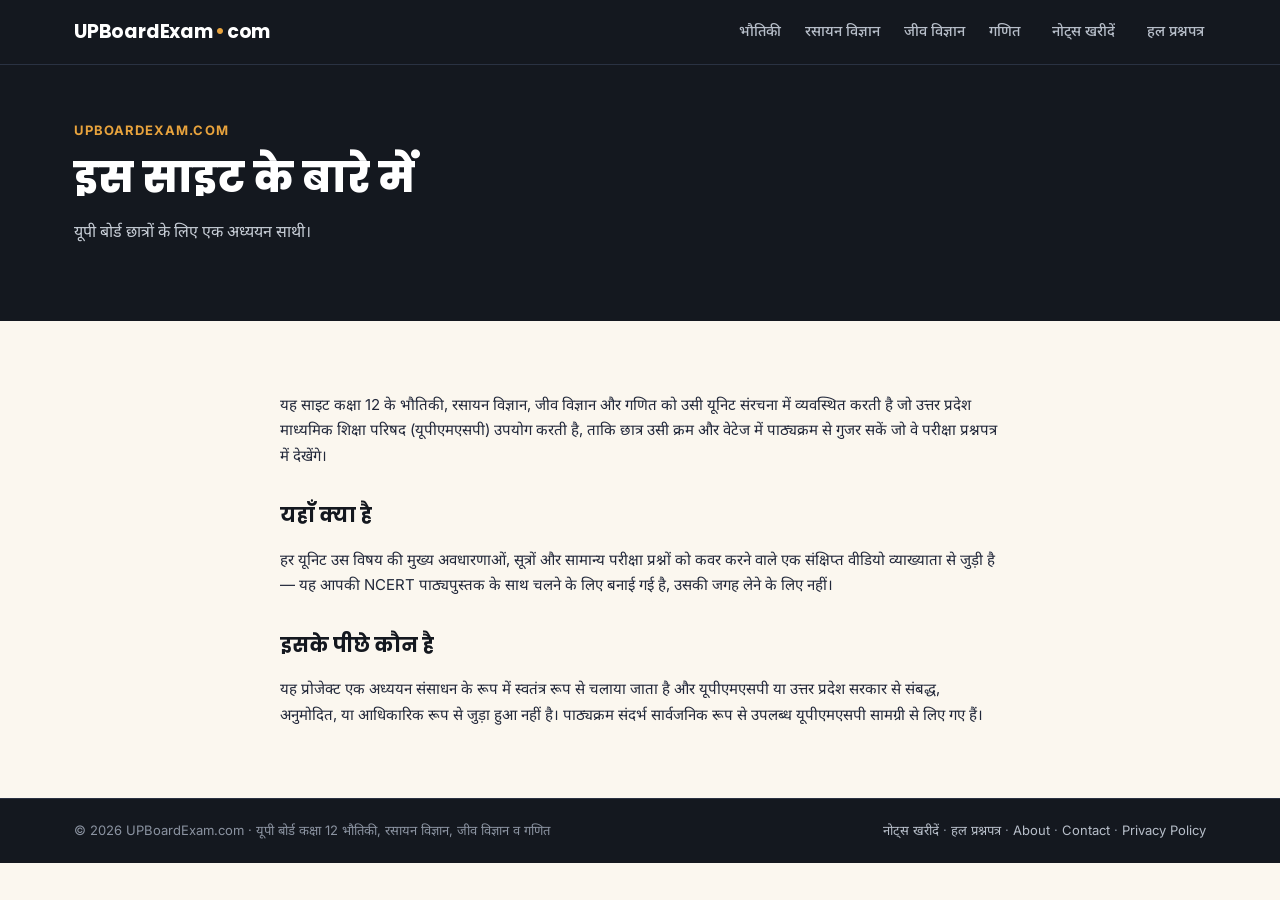
<file: about.html>
<!DOCTYPE html>
<html lang="hi">
<head>
<meta charset="UTF-8">
<meta name="viewport" content="width=device-width, initial-scale=1.0">
<meta name="google" content="notranslate">
<title>About — UPBoardExam.com</title>
<meta name="description" content="UPBoardExam.com के बारे में जानें — यूपी बोर्ड कक्षा 12 के छात्रों के लिए हिंदी माध्यम में फ्री वीडियो लेक्चर, नोट्स, प्रश्न बैंक और हल प्रश्नपत्र।">
<link rel="preconnect" href="https://fonts.googleapis.com">
<link href="https://fonts.googleapis.com/css2?family=Poppins:wght@600;700;800&family=Inter:wght@400;500;600;700&family=Noto+Sans+Devanagari:wght@400;600;700&display=swap" rel="stylesheet">
<link rel="stylesheet" href="assets/style.css">

<link rel="canonical" href="https://upboardexam.com/about.html">
<link rel="icon" type="image/svg+xml" href="assets/favicon.svg">
<meta name="theme-color" content="#14181F">
<meta property="og:type" content="website">
<meta property="og:site_name" content="UPBoardExam.com">
<meta property="og:title" content="About — UPBoardExam.com">
<meta property="og:description" content="UPBoardExam.com के बारे में जानें — यूपी बोर्ड कक्षा 12 के छात्रों के लिए हिंदी माध्यम में फ्री वीडियो लेक्चर, नोट्स, प्रश्न बैंक और हल प्रश्नपत्र।">
<meta property="og:url" content="https://upboardexam.com/about.html">
<meta property="og:image" content="https://upboardexam.com/assets/og-image.png">
<meta property="og:image:width" content="1200">
<meta property="og:image:height" content="630">
<meta property="og:locale" content="hi_IN">
<meta name="twitter:card" content="summary_large_image">
<meta name="twitter:title" content="About — UPBoardExam.com">
<meta name="twitter:description" content="UPBoardExam.com के बारे में जानें — यूपी बोर्ड कक्षा 12 के छात्रों के लिए हिंदी माध्यम में फ्री वीडियो लेक्चर, नोट्स, प्रश्न बैंक और हल प्रश्नपत्र।">
<meta name="twitter:image" content="https://upboardexam.com/assets/og-image.png">
<script type="application/ld+json">{"@context": "https://schema.org", "@type": "EducationalOrganization", "name": "UPBoardExam.com", "url": "https://upboardexam.com/", "logo": "https://upboardexam.com/assets/og-image.png", "description": "यूपी बोर्ड कक्षा 12 के लिए फ्री वीडियो लेक्चर, नोट्स, प्रश्न बैंक और हल प्रश्नपत्र — हिंदी माध्यम में।", "email": "upboardexamdotcom@gmail.com", "sameAs": ["https://www.youtube.com/@UPBoardExam-wow"]}</script>
</head>
<body>

<div class="topbar">
  <div class="wrap">
    <a href="index.html" class="brand">UPBoardExam<span class="dot">•</span>com</a>
    <nav class="nav-links">
      <div class="subject-links">
        <a href="physics.html">भौतिकी</a>
        <a href="chemistry.html">रसायन विज्ञान</a>
        <a href="biology.html">जीव विज्ञान</a>
        <a href="maths.html">गणित</a>
      </div>
      <a href="notes.html">नोट्स खरीदें</a>
      <a href="papers.html">हल प्रश्नपत्र</a>
    </nav>
  </div>
</div>

<header class="hero">
  <div class="wrap">
    <p class="hero-eyebrow">UPBoardExam.com</p>
    <h1>इस साइट के बारे में</h1>
    <p class="lead">यूपी बोर्ड छात्रों के लिए एक अध्ययन साथी।</p>
  </div>
</header>

<div class="wrap doc">
  <p>यह साइट कक्षा 12 के भौतिकी, रसायन विज्ञान, जीव विज्ञान और गणित को उसी यूनिट संरचना में व्यवस्थित करती है जो उत्तर प्रदेश माध्यमिक शिक्षा परिषद (यूपीएमएसपी) उपयोग करती है, ताकि छात्र उसी क्रम और वेटेज में पाठ्यक्रम से गुजर सकें जो वे परीक्षा प्रश्नपत्र में देखेंगे।</p>

  <h2>यहाँ क्या है</h2>
  <p>हर यूनिट उस विषय की मुख्य अवधारणाओं, सूत्रों और सामान्य परीक्षा प्रश्नों को कवर करने वाले एक संक्षिप्त वीडियो व्याख्याता से जुड़ी है — यह आपकी NCERT पाठ्यपुस्तक के साथ चलने के लिए बनाई गई है, उसकी जगह लेने के लिए नहीं।</p>

  <h2>इसके पीछे कौन है</h2>
  <p>यह प्रोजेक्ट एक अध्ययन संसाधन के रूप में स्वतंत्र रूप से चलाया जाता है और यूपीएमएसपी या उत्तर प्रदेश सरकार से संबद्ध, अनुमोदित, या आधिकारिक रूप से जुड़ा हुआ नहीं है। पाठ्यक्रम संदर्भ सार्वजनिक रूप से उपलब्ध यूपीएमएसपी सामग्री से लिए गए हैं।</p>
</div>

<footer>
  <div class="wrap">
    <span>© 2026 UPBoardExam.com · यूपी बोर्ड कक्षा 12 भौतिकी, रसायन विज्ञान, जीव विज्ञान व गणित</span>
    <span><a href="notes.html">नोट्स खरीदें</a> · <a href="papers.html">हल प्रश्नपत्र</a> · <a href="about.html">About</a> · <a href="contact.html">Contact</a> · <a href="privacy-policy.html">Privacy Policy</a></span>
  </div>
</footer>

</body>
</html>
</file>
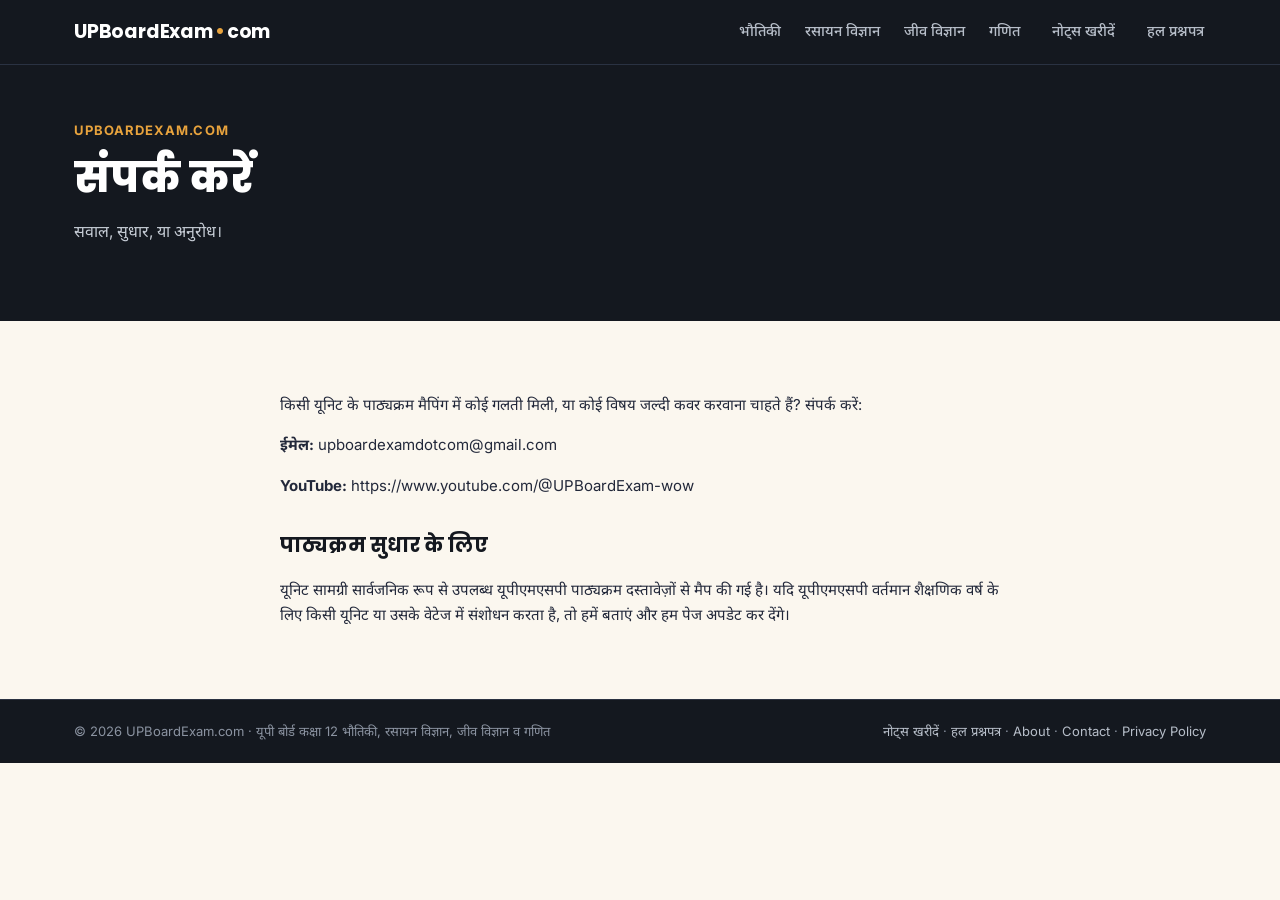
<file: contact.html>
<!DOCTYPE html>
<html lang="hi">
<head>
<meta charset="UTF-8">
<meta name="viewport" content="width=device-width, initial-scale=1.0">
<meta name="google" content="notranslate">
<title>Contact — UPBoardExam.com</title>
<meta name="description" content="UPBoardExam.com से संपर्क करें — नोट्स, प्रश्नपत्र या किसी भी सहायता के लिए ईमेल या व्हाट्सएप पर हमसे जुड़ें।">
<link rel="preconnect" href="https://fonts.googleapis.com">
<link href="https://fonts.googleapis.com/css2?family=Poppins:wght@600;700;800&family=Inter:wght@400;500;600;700&family=Noto+Sans+Devanagari:wght@400;600;700&display=swap" rel="stylesheet">
<link rel="stylesheet" href="assets/style.css">

<link rel="canonical" href="https://upboardexam.com/contact.html">
<link rel="icon" type="image/svg+xml" href="assets/favicon.svg">
<meta name="theme-color" content="#14181F">
<meta property="og:type" content="website">
<meta property="og:site_name" content="UPBoardExam.com">
<meta property="og:title" content="Contact — UPBoardExam.com">
<meta property="og:description" content="UPBoardExam.com से संपर्क करें — नोट्स, प्रश्नपत्र या किसी भी सहायता के लिए ईमेल या व्हाट्सएप पर हमसे जुड़ें।">
<meta property="og:url" content="https://upboardexam.com/contact.html">
<meta property="og:image" content="https://upboardexam.com/assets/og-image.png">
<meta property="og:image:width" content="1200">
<meta property="og:image:height" content="630">
<meta property="og:locale" content="hi_IN">
<meta name="twitter:card" content="summary_large_image">
<meta name="twitter:title" content="Contact — UPBoardExam.com">
<meta name="twitter:description" content="UPBoardExam.com से संपर्क करें — नोट्स, प्रश्नपत्र या किसी भी सहायता के लिए ईमेल या व्हाट्सएप पर हमसे जुड़ें।">
<meta name="twitter:image" content="https://upboardexam.com/assets/og-image.png">
<script type="application/ld+json">{"@context": "https://schema.org", "@type": "EducationalOrganization", "name": "UPBoardExam.com", "url": "https://upboardexam.com/", "logo": "https://upboardexam.com/assets/og-image.png", "description": "यूपी बोर्ड कक्षा 12 के लिए फ्री वीडियो लेक्चर, नोट्स, प्रश्न बैंक और हल प्रश्नपत्र — हिंदी माध्यम में।", "email": "upboardexamdotcom@gmail.com", "sameAs": ["https://www.youtube.com/@UPBoardExam-wow"]}</script>
</head>
<body>

<div class="topbar">
  <div class="wrap">
    <a href="index.html" class="brand">UPBoardExam<span class="dot">•</span>com</a>
    <nav class="nav-links">
      <div class="subject-links">
        <a href="physics.html">भौतिकी</a>
        <a href="chemistry.html">रसायन विज्ञान</a>
        <a href="biology.html">जीव विज्ञान</a>
        <a href="maths.html">गणित</a>
      </div>
      <a href="notes.html">नोट्स खरीदें</a>
      <a href="papers.html">हल प्रश्नपत्र</a>
    </nav>
  </div>
</div>

<header class="hero">
  <div class="wrap">
    <p class="hero-eyebrow">UPBoardExam.com</p>
    <h1>संपर्क करें</h1>
    <p class="lead">सवाल, सुधार, या अनुरोध।</p>
  </div>
</header>

<div class="wrap doc">
  <p>किसी यूनिट के पाठ्यक्रम मैपिंग में कोई गलती मिली, या कोई विषय जल्दी कवर करवाना चाहते हैं? संपर्क करें:</p>

  <p><strong>ईमेल:</strong> <!-- अपना असली ईमेल यहाँ डालें -->upboardexamdotcom@gmail.com</p>
  <p><strong>YouTube:</strong> <!-- अपने चैनल का URL यहाँ डालें -->https://www.youtube.com/@UPBoardExam-wow</p>

  <h2>पाठ्यक्रम सुधार के लिए</h2>
  <p>यूनिट सामग्री सार्वजनिक रूप से उपलब्ध यूपीएमएसपी पाठ्यक्रम दस्तावेज़ों से मैप की गई है। यदि यूपीएमएसपी वर्तमान शैक्षणिक वर्ष के लिए किसी यूनिट या उसके वेटेज में संशोधन करता है, तो हमें बताएं और हम पेज अपडेट कर देंगे।</p>
</div>

<footer>
  <div class="wrap">
    <span>© 2026 UPBoardExam.com · यूपी बोर्ड कक्षा 12 भौतिकी, रसायन विज्ञान, जीव विज्ञान व गणित</span>
    <span><a href="notes.html">नोट्स खरीदें</a> · <a href="papers.html">हल प्रश्नपत्र</a> · <a href="about.html">About</a> · <a href="contact.html">Contact</a> · <a href="privacy-policy.html">Privacy Policy</a></span>
  </div>
</footer>

</body>
</html>
</file>
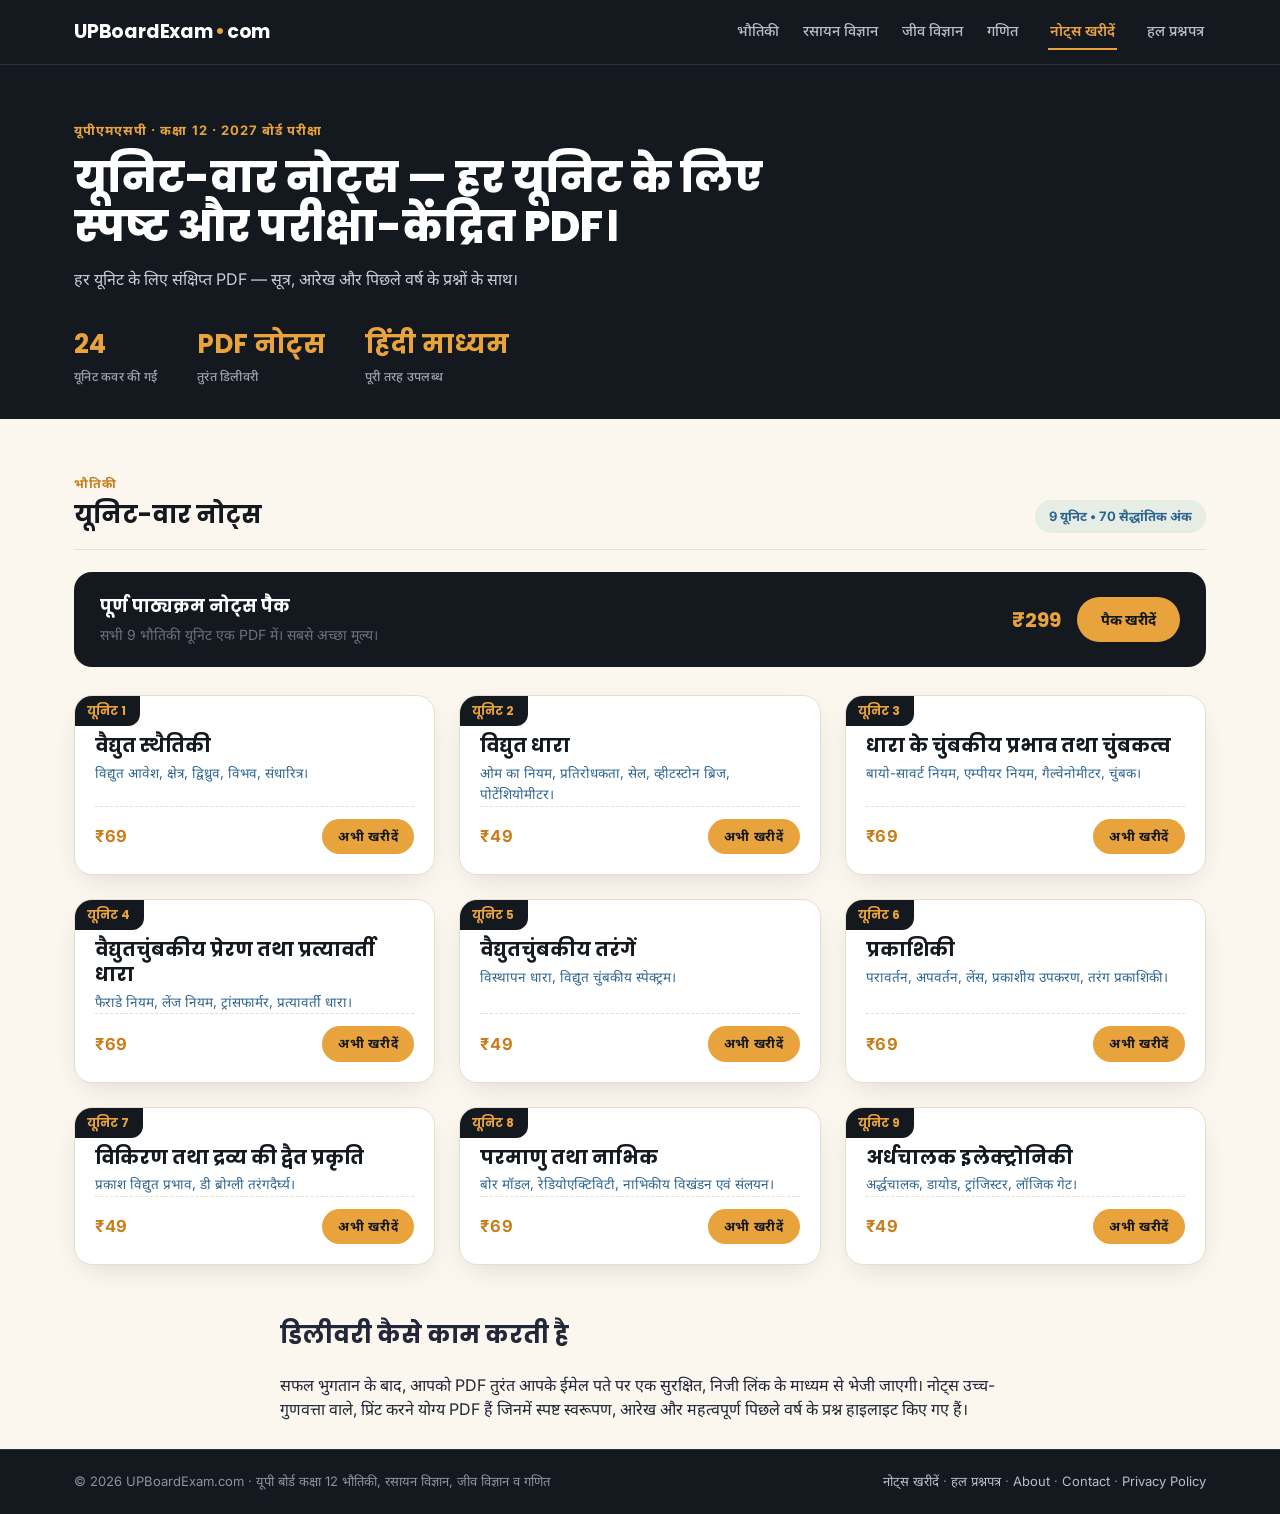
<file: notes.html>
<!DOCTYPE html>
<html lang="hi">
<head>
  <meta charset="UTF-8">
  <meta name="viewport" content="width=device-width, initial-scale=1.0">
<meta name="google" content="notranslate">
  <title>यूनिट-वार नोट्स — यूपी बोर्ड कक्षा 12 | नोट्स खरीदें</title>
  <meta name="description" content="यूपी बोर्ड कक्षा 12 भौतिकी, रसायन विज्ञान और जीव विज्ञान के लिए संक्षिप्त, परीक्षा-केंद्रित यूनिट-वार नोट्स PDF। तुरंत डिलीवरी। हिंदी माध्यम।">
  <link rel="preconnect" href="https://fonts.googleapis.com">
  <link href="https://fonts.googleapis.com/css2?family=Poppins:wght@600;700;800&family=Inter:wght@400;500;600;700&family=Noto+Sans+Devanagari:wght@400;600;700&display=swap" rel="stylesheet">
  <link rel="stylesheet" href="assets/style.css">

<link rel="canonical" href="https://upboardexam.com/notes.html">
<link rel="icon" type="image/svg+xml" href="assets/favicon.svg">
<meta name="theme-color" content="#14181F">
<meta property="og:type" content="website">
<meta property="og:site_name" content="UPBoardExam.com">
<meta property="og:title" content="यूनिट-वार नोट्स — यूपी बोर्ड कक्षा 12 | नोट्स खरीदें">
<meta property="og:description" content="यूपी बोर्ड कक्षा 12 भौतिकी, रसायन विज्ञान और जीव विज्ञान के लिए संक्षिप्त, परीक्षा-केंद्रित यूनिट-वार नोट्स PDF। तुरंत डिलीवरी। हिंदी माध्यम।">
<meta property="og:url" content="https://upboardexam.com/notes.html">
<meta property="og:image" content="https://upboardexam.com/assets/og-image.png">
<meta property="og:image:width" content="1200">
<meta property="og:image:height" content="630">
<meta property="og:locale" content="hi_IN">
<meta name="twitter:card" content="summary_large_image">
<meta name="twitter:title" content="यूनिट-वार नोट्स — यूपी बोर्ड कक्षा 12 | नोट्स खरीदें">
<meta name="twitter:description" content="यूपी बोर्ड कक्षा 12 भौतिकी, रसायन विज्ञान और जीव विज्ञान के लिए संक्षिप्त, परीक्षा-केंद्रित यूनिट-वार नोट्स PDF। तुरंत डिलीवरी। हिंदी माध्यम।">
<meta name="twitter:image" content="https://upboardexam.com/assets/og-image.png">
<script type="application/ld+json">{"@context": "https://schema.org", "@type": "EducationalOrganization", "name": "UPBoardExam.com", "url": "https://upboardexam.com/", "logo": "https://upboardexam.com/assets/og-image.png", "description": "यूपी बोर्ड कक्षा 12 के लिए फ्री वीडियो लेक्चर, नोट्स, प्रश्न बैंक और हल प्रश्नपत्र — हिंदी माध्यम में।", "email": "upboardexamdotcom@gmail.com", "sameAs": ["https://www.youtube.com/@UPBoardExam-wow"]}</script>
</head>
<body>

<div class="topbar">
  <div class="wrap">
    <a href="index.html" class="brand">UPBoardExam<span class="dot">•</span>com</a>
    <nav class="nav-links">
      <div class="subject-links">
        <a href="physics.html">भौतिकी</a>
        <a href="chemistry.html">रसायन विज्ञान</a>
        <a href="biology.html">जीव विज्ञान</a>
        <a href="maths.html">गणित</a>
      </div>
      <a href="notes.html" class="active">नोट्स खरीदें</a>
      <a href="papers.html">हल प्रश्नपत्र</a>
    </nav>
  </div>
</div>

<header class="hero" style="padding-bottom: 32px;">
  <div class="wrap">
    <p class="hero-eyebrow">यूपीएमएसपी · कक्षा 12 · 2027 बोर्ड परीक्षा</p>
    <h1>यूनिट-वार नोट्स — हर यूनिट के लिए स्पष्ट और परीक्षा-केंद्रित PDF।</h1>
    <p class="lead">हर यूनिट के लिए संक्षिप्त PDF — सूत्र, आरेख और पिछले वर्ष के प्रश्नों के साथ।</p>

    <div class="hero-stats">
      <div>
        <span class="num">24</span>
        <span class="label">यूनिट कवर की गईं</span>
      </div>
      <div>
        <span class="num">PDF नोट्स</span>
        <span class="label">तुरंत डिलीवरी</span>
      </div>
      <div>
        <span class="num">हिंदी माध्यम</span>
        <span class="label">पूरी तरह उपलब्ध</span>
      </div>
    </div>
  </div>
</header>

<main class="wrap">

  <!-- Physics Notes -->
  <section class="paper-section" id="physics-notes" style="padding-top:8px;">
    <div class="section-head">
      <div>
        <p class="label">भौतिकी</p>
        <h2>यूनिट-वार नोट्स</h2>
      </div>
      <span class="marks">9 यूनिट • 70 सैद्धांतिक अंक</span>
    </div>

    <!-- Physics Bundle Banner -->
    <div class="bundle-banner">
      <div>
        <strong>पूर्ण पाठ्यक्रम नोट्स पैक</strong>
        <p style="margin:4px 0 0; color: var(--muted); font-size: 14px;">सभी 9 भौतिकी यूनिट एक PDF में। सबसे अच्छा मूल्य।</p>
      </div>
      <div style="display:flex; align-items:center; gap:16px;">
        <span class="price">₹299</span>
        <a class="buy-btn" href="https://pages.razorpay.com/REPLACE_WITH_PHYSICS_NOTES_BUNDLE" target="_blank" rel="noopener">पैक खरीदें</a>
      </div>
    </div>

    <div class="unit-grid">

      <!-- Unit 1 -->
      <article class="unit-card">
        <span class="unit-index">यूनिट 1</span>
        <div class="body" style="padding-top:38px;">
          <h3>वैद्युत स्थैतिकी</h3>
          <p class="topics">विद्युत आवेश, क्षेत्र, द्विध्रुव, विभव, संधारित्र।</p>
          <div class="meta">
            <span class="weight">₹69</span>
            <a class="buy-btn" href="https://rzp.io/rzp/hTcNTFI" target="_blank" rel="noopener">अभी खरीदें</a>
          </div>
        </div>
      </article>

      <!-- Unit 2 -->
      <article class="unit-card">
        <span class="unit-index">यूनिट 2</span>
        <div class="body" style="padding-top:38px;">
          <h3>विद्युत धारा</h3>
          <p class="topics">ओम का नियम, प्रतिरोधकता, सेल, व्हीटस्टोन ब्रिज, पोटेंशियोमीटर।</p>
          <div class="meta">
            <span class="weight">₹49</span>
            <a class="buy-btn" href="https://rzp.io/rzp/VQ9qyll7" target="_blank" rel="noopener">अभी खरीदें</a>
          </div>
        </div>
      </article>

      <!-- Unit 3 -->
      <article class="unit-card">
        <span class="unit-index">यूनिट 3</span>
        <div class="body" style="padding-top:38px;">
          <h3>धारा के चुंबकीय प्रभाव तथा चुंबकत्व</h3>
          <p class="topics">बायो-सावर्ट नियम, एम्पीयर नियम, गैल्वेनोमीटर, चुंबक।</p>
          <div class="meta">
            <span class="weight">₹69</span>
            <a class="buy-btn" href="https://rzp.io/rzp/i3UUjID" target="_blank" rel="noopener">अभी खरीदें</a>
          </div>
        </div>
      </article>

      <!-- Unit 4 -->
      <article class="unit-card">
        <span class="unit-index">यूनिट 4</span>
        <div class="body" style="padding-top:38px;">
          <h3>वैद्युतचुंबकीय प्रेरण तथा प्रत्यावर्ती धारा</h3>
          <p class="topics">फैराडे नियम, लेंज नियम, ट्रांसफार्मर, प्रत्यावर्ती धारा।</p>
          <div class="meta">
            <span class="weight">₹69</span>
            <a class="buy-btn" href="https://rzp.io/rzp/6MjWl1M" target="_blank" rel="noopener">अभी खरीदें</a>
          </div>
        </div>
      </article>

      <!-- Unit 5 -->
      <article class="unit-card">
        <span class="unit-index">यूनिट 5</span>
        <div class="body" style="padding-top:38px;">
          <h3>वैद्युतचुंबकीय तरंगें</h3>
          <p class="topics">विस्थापन धारा, विद्युत चुंबकीय स्पेक्ट्रम।</p>
          <div class="meta">
            <span class="weight">₹49</span>
            <a class="buy-btn" href="https://rzp.io/rzp/sgZs57T" target="_blank" rel="noopener">अभी खरीदें</a>
          </div>
        </div>
      </article>

      <!-- Unit 6 -->
      <article class="unit-card">
        <span class="unit-index">यूनिट 6</span>
        <div class="body" style="padding-top:38px;">
          <h3>प्रकाशिकी</h3>
          <p class="topics">परावर्तन, अपवर्तन, लेंस, प्रकाशीय उपकरण, तरंग प्रकाशिकी।</p>
          <div class="meta">
            <span class="weight">₹69</span>
            <a class="buy-btn" href="https://rzp.io/rzp/1RsbbaEi" target="_blank" rel="noopener">अभी खरीदें</a>
          </div>
        </div>
      </article>

      <!-- Unit 7 -->
      <article class="unit-card">
        <span class="unit-index">यूनिट 7</span>
        <div class="body" style="padding-top:38px;">
          <h3>विकिरण तथा द्रव्य की द्वैत प्रकृति</h3>
          <p class="topics">प्रकाश विद्युत प्रभाव, डी ब्रोग्ली तरंगदैर्घ्य।</p>
          <div class="meta">
            <span class="weight">₹49</span>
            <a class="buy-btn" href="https://rzp.io/rzp/KYggcgV" target="_blank" rel="noopener">अभी खरीदें</a>
          </div>
        </div>
      </article>

      <!-- Unit 8 -->
      <article class="unit-card">
        <span class="unit-index">यूनिट 8</span>
        <div class="body" style="padding-top:38px;">
          <h3>परमाणु तथा नाभिक</h3>
          <p class="topics">बोर मॉडल, रेडियोएक्टिविटी, नाभिकीय विखंडन एवं संलयन।</p>
          <div class="meta">
            <span class="weight">₹69</span>
            <a class="buy-btn" href="https://rzp.io/rzp/E5YEduP" target="_blank" rel="noopener">अभी खरीदें</a>
          </div>
        </div>
      </article>

      <!-- Unit 9 -->
      <article class="unit-card">
        <span class="unit-index">यूनिट 9</span>
        <div class="body" style="padding-top:38px;">
          <h3>अर्धचालक इलेक्ट्रोनिकी</h3>
          <p class="topics">अर्द्धचालक, डायोड, ट्रांजिस्टर, लॉजिक गेट।</p>
          <div class="meta">
            <span class="weight">₹49</span>
            <a class="buy-btn" href="https://rzp.io/rzp/ExcAePmM" target="_blank" rel="noopener">अभी खरीदें</a>
          </div>
        </div>
      </article>

    </div>
  </section>

  <!-- Chemistry, Biology & Maths sections can be added later using the same card pattern -->

  <!-- How delivery works -->
  <div style="max-width: 720px; margin: 48px auto 0;">
    <h2>डिलीवरी कैसे काम करती है</h2>
    <p>सफल भुगतान के बाद, आपको PDF तुरंत आपके ईमेल पते पर एक सुरक्षित, निजी लिंक के माध्यम से भेजी जाएगी। नोट्स उच्च-गुणवत्ता वाले, प्रिंट करने योग्य PDF हैं जिनमें स्पष्ट स्वरूपण, आरेख और महत्वपूर्ण पिछले वर्ष के प्रश्न हाइलाइट किए गए हैं।</p>
  </div>

</main>

<footer>
  <div class="wrap">
    <span>© 2026 UPBoardExam.com · यूपी बोर्ड कक्षा 12 भौतिकी, रसायन विज्ञान, जीव विज्ञान व गणित</span>
    <span><a href="notes.html">नोट्स खरीदें</a> · <a href="papers.html">हल प्रश्नपत्र</a> · <a href="about.html">About</a> · <a href="contact.html">Contact</a> · <a href="privacy-policy.html">Privacy Policy</a></span>
  </div>
</footer>

</body>
</html>
</file>
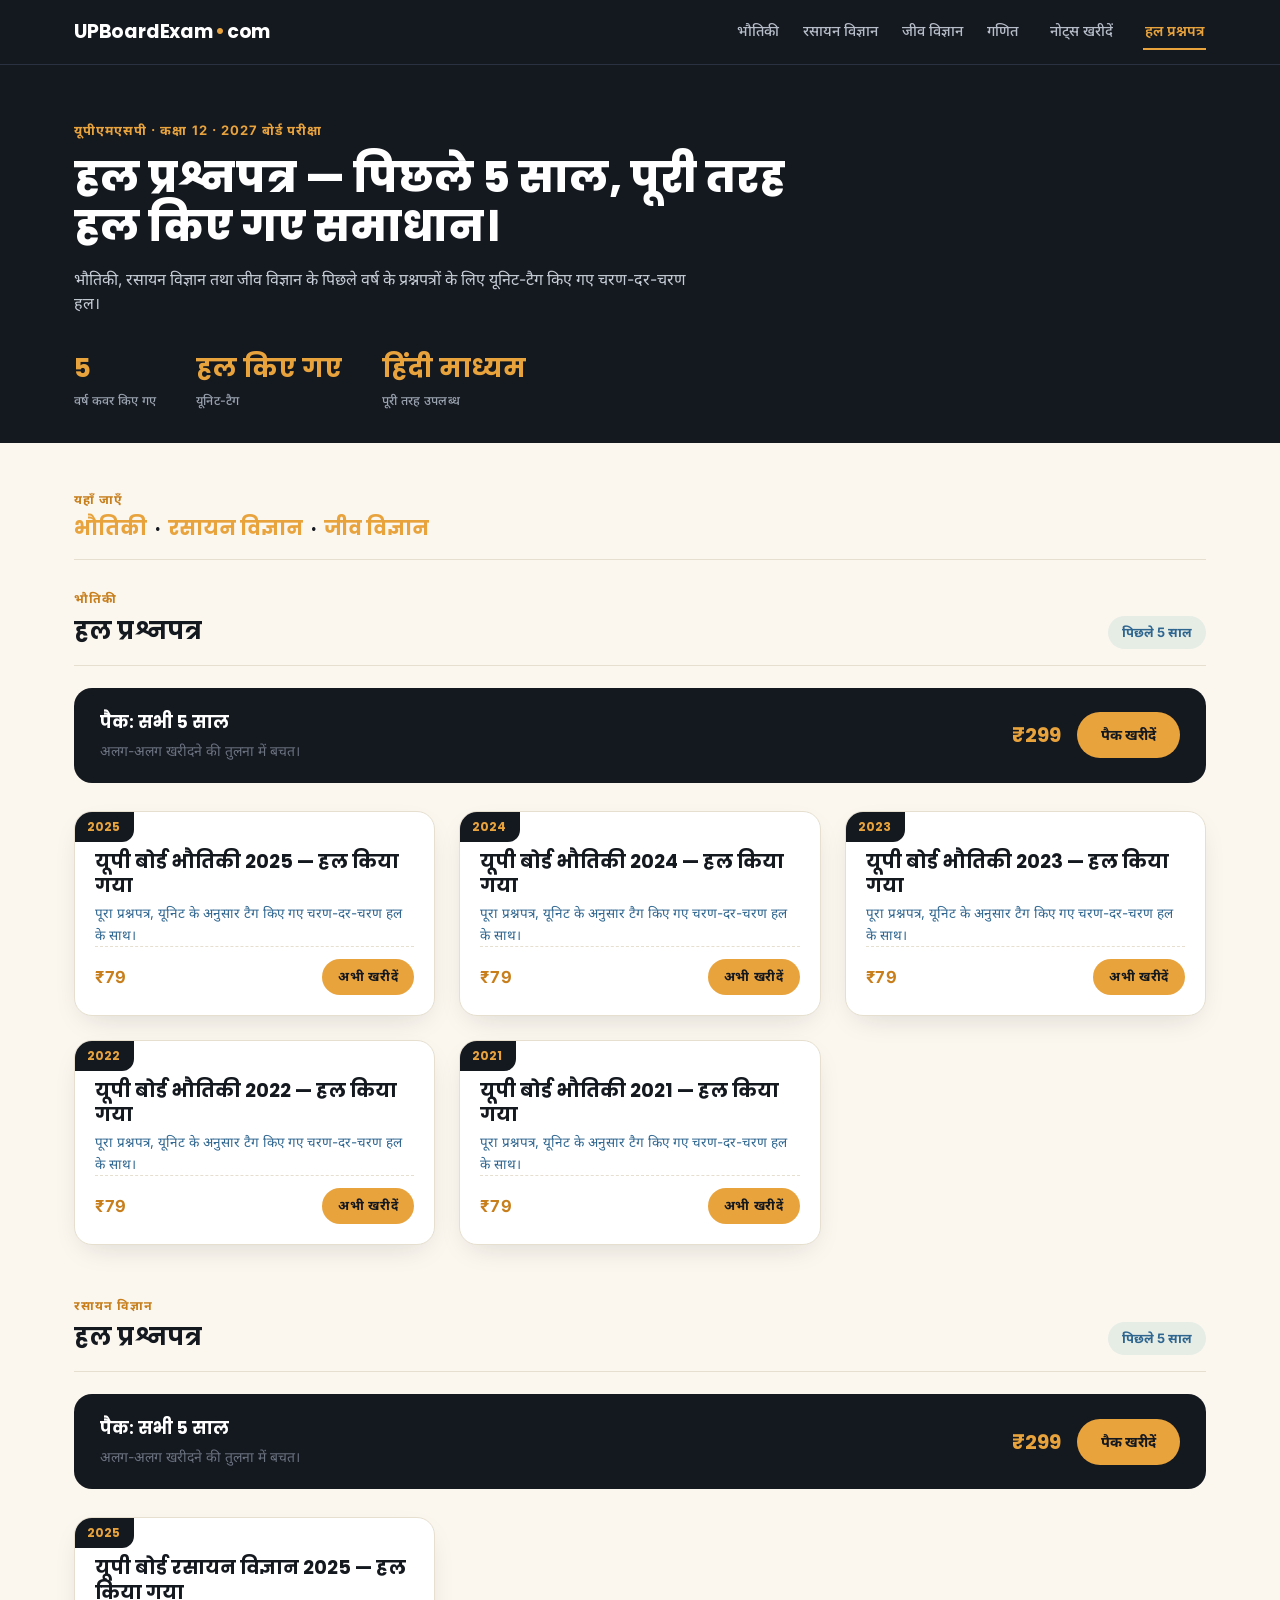
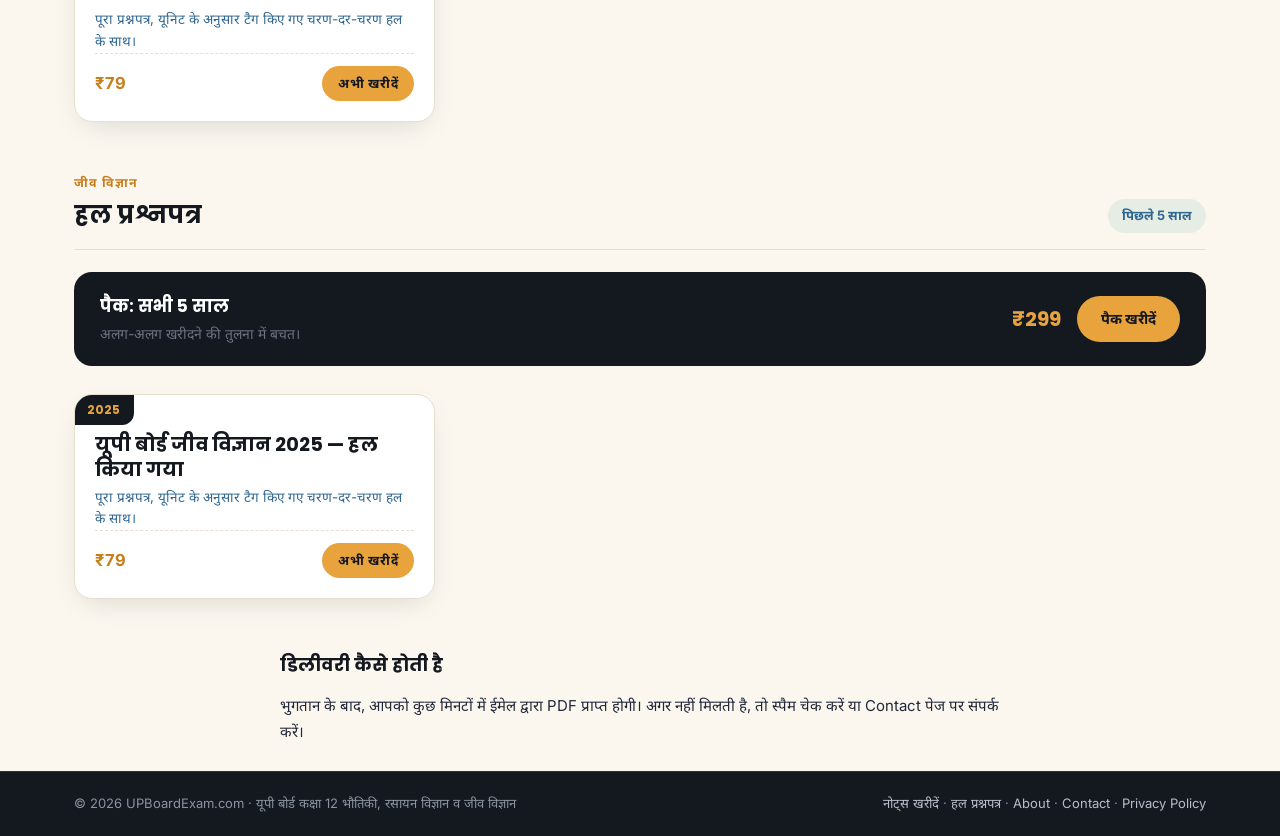
<file: papers.html>
<!DOCTYPE html>
<html lang="hi">
<head>
  <meta charset="UTF-8">
  <meta name="viewport" content="width=device-width, initial-scale=1.0">
<meta name="google" content="notranslate">
  <title>पिछले वर्षों के हल प्रश्नपत्र — यूपी बोर्ड कक्षा 12</title>
  <meta name="description" content="यूपी बोर्ड कक्षा 12 भौतिकी, रसायन विज्ञान और जीव विज्ञान के पूरी तरह हल किए गए पिछले वर्ष के प्रश्नपत्र, यूनिट-टैग किए गए, हिंदी माध्यम में।">
  <link rel="preconnect" href="https://fonts.googleapis.com">
  <link href="https://fonts.googleapis.com/css2?family=Poppins:wght@600;700;800&family=Inter:wght@400;500;600;700&family=Noto+Sans+Devanagari:wght@400;600;700&display=swap" rel="stylesheet">
  <link rel="stylesheet" href="assets/style.css">

<link rel="canonical" href="https://upboardexam.com/papers.html">
<link rel="icon" type="image/svg+xml" href="assets/favicon.svg">
<meta name="theme-color" content="#14181F">
<meta property="og:type" content="website">
<meta property="og:site_name" content="UPBoardExam.com">
<meta property="og:title" content="पिछले वर्षों के हल प्रश्नपत्र — यूपी बोर्ड कक्षा 12">
<meta property="og:description" content="यूपी बोर्ड कक्षा 12 भौतिकी, रसायन विज्ञान और जीव विज्ञान के पूरी तरह हल किए गए पिछले वर्ष के प्रश्नपत्र, यूनिट-टैग किए गए, हिंदी माध्यम में।">
<meta property="og:url" content="https://upboardexam.com/papers.html">
<meta property="og:image" content="https://upboardexam.com/assets/og-image.png">
<meta property="og:image:width" content="1200">
<meta property="og:image:height" content="630">
<meta property="og:locale" content="hi_IN">
<meta name="twitter:card" content="summary_large_image">
<meta name="twitter:title" content="पिछले वर्षों के हल प्रश्नपत्र — यूपी बोर्ड कक्षा 12">
<meta name="twitter:description" content="यूपी बोर्ड कक्षा 12 भौतिकी, रसायन विज्ञान और जीव विज्ञान के पूरी तरह हल किए गए पिछले वर्ष के प्रश्नपत्र, यूनिट-टैग किए गए, हिंदी माध्यम में।">
<meta name="twitter:image" content="https://upboardexam.com/assets/og-image.png">
<script type="application/ld+json">{"@context": "https://schema.org", "@type": "EducationalOrganization", "name": "UPBoardExam.com", "url": "https://upboardexam.com/", "logo": "https://upboardexam.com/assets/og-image.png", "description": "यूपी बोर्ड कक्षा 12 के लिए फ्री वीडियो लेक्चर, नोट्स, प्रश्न बैंक और हल प्रश्नपत्र — हिंदी माध्यम में।", "email": "upboardexamdotcom@gmail.com", "sameAs": ["https://www.youtube.com/@UPBoardExam-wow"]}</script>
</head>
<body>

<div class="topbar">
  <div class="wrap">
    <a href="index.html" class="brand">UPBoardExam<span class="dot">•</span>com</a>
    <nav class="nav-links">
      <div class="subject-links">
        <a href="physics.html">भौतिकी</a>
        <a href="chemistry.html">रसायन विज्ञान</a>
        <a href="biology.html">जीव विज्ञान</a>
        <a href="maths.html">गणित</a>
      </div>
      <a href="notes.html">नोट्स खरीदें</a>
      <a href="papers.html" class="active">हल प्रश्नपत्र</a>
    </nav>
  </div>
</div>

<header class="hero" style="padding-bottom: 32px;">
  <div class="wrap">
    <p class="hero-eyebrow">यूपीएमएसपी · कक्षा 12 · 2027 बोर्ड परीक्षा</p>
    <h1>हल प्रश्नपत्र — पिछले 5 साल, पूरी तरह हल किए गए समाधान।</h1>
    <p class="lead">भौतिकी, रसायन विज्ञान तथा जीव विज्ञान के पिछले वर्ष के प्रश्नपत्रों के लिए यूनिट-टैग किए गए चरण-दर-चरण हल।</p>

    <div class="hero-stats">
      <div>
        <span class="num">5</span>
        <span class="label">वर्ष कवर किए गए</span>
      </div>
      <div>
        <span class="num">हल किए गए</span>
        <span class="label">यूनिट-टैग</span>
      </div>
      <div>
        <span class="num">हिंदी माध्यम</span>
        <span class="label">पूरी तरह उपलब्ध</span>
      </div>
    </div>
  </div>
</header>

<main class="wrap">

  <div class="section-head" style="margin-top: 0;">
    <div>
      <p class="label">यहाँ जाएँ</p>
      <h2 style="font-size:20px;">
        <a href="#physics-papers" style="text-decoration:none; color:var(--marigold);">भौतिकी</a>
        &nbsp;·&nbsp;
        <a href="#chemistry-papers" style="text-decoration:none; color:var(--marigold);">रसायन विज्ञान</a>
        &nbsp;·&nbsp;
        <a href="#biology-papers" style="text-decoration:none; color:var(--marigold);">जीव विज्ञान</a>
      </h2>
    </div>
  </div>

  <!-- Physics Solved Papers -->
  <section class="paper-section" id="physics-papers" style="padding-top:8px;">
    <div class="section-head">
      <div>
        <p class="label">भौतिकी</p>
        <h2>हल प्रश्नपत्र</h2>
      </div>
      <span class="marks">पिछले 5 साल</span>
    </div>

    <div class="bundle-banner">
      <div>
        <strong>पैक: सभी 5 साल</strong>
        <p style="margin:4px 0 0; color: var(--muted); font-size: 14px;">अलग-अलग खरीदने की तुलना में बचत।</p>
      </div>
      <div style="display:flex; align-items:center; gap:16px;">
        <span class="price">₹299</span>
        <a class="buy-btn" href="https://pages.razorpay.com/REPLACE_WITH_PHYSICS_BUNDLE_PAGE_ID" target="_blank" rel="noopener">पैक खरीदें</a>
      </div>
    </div>

    <div class="unit-grid">
      <!-- 2025 -->
      <article class="unit-card">
        <span class="unit-index">2025</span>
        <div class="body" style="padding-top:38px;">
          <h3>यूपी बोर्ड भौतिकी 2025 — हल किया गया</h3>
          <p class="topics">पूरा प्रश्नपत्र, यूनिट के अनुसार टैग किए गए चरण-दर-चरण हल के साथ।</p>
          <div class="meta">
            <span class="weight">₹79</span>
            <a class="buy-btn" href="https://pages.razorpay.com/REPLACE_WITH_PHYSICS_2025_PAGE_ID" target="_blank" rel="noopener">अभी खरीदें</a>
          </div>
        </div>
      </article>

      <!-- 2024 -->
      <article class="unit-card">
        <span class="unit-index">2024</span>
        <div class="body" style="padding-top:38px;">
          <h3>यूपी बोर्ड भौतिकी 2024 — हल किया गया</h3>
          <p class="topics">पूरा प्रश्नपत्र, यूनिट के अनुसार टैग किए गए चरण-दर-चरण हल के साथ।</p>
          <div class="meta">
            <span class="weight">₹79</span>
            <a class="buy-btn" href="https://pages.razorpay.com/REPLACE_WITH_PHYSICS_2024_PAGE_ID" target="_blank" rel="noopener">अभी खरीदें</a>
          </div>
        </div>
      </article>

      <!-- 2023 -->
      <article class="unit-card">
        <span class="unit-index">2023</span>
        <div class="body" style="padding-top:38px;">
          <h3>यूपी बोर्ड भौतिकी 2023 — हल किया गया</h3>
          <p class="topics">पूरा प्रश्नपत्र, यूनिट के अनुसार टैग किए गए चरण-दर-चरण हल के साथ।</p>
          <div class="meta">
            <span class="weight">₹79</span>
            <a class="buy-btn" href="https://pages.razorpay.com/REPLACE_WITH_PHYSICS_2023_PAGE_ID" target="_blank" rel="noopener">अभी खरीदें</a>
          </div>
        </div>
      </article>

      <!-- 2022 -->
      <article class="unit-card">
        <span class="unit-index">2022</span>
        <div class="body" style="padding-top:38px;">
          <h3>यूपी बोर्ड भौतिकी 2022 — हल किया गया</h3>
          <p class="topics">पूरा प्रश्नपत्र, यूनिट के अनुसार टैग किए गए चरण-दर-चरण हल के साथ।</p>
          <div class="meta">
            <span class="weight">₹79</span>
            <a class="buy-btn" href="https://pages.razorpay.com/REPLACE_WITH_PHYSICS_2022_PAGE_ID" target="_blank" rel="noopener">अभी खरीदें</a>
          </div>
        </div>
      </article>

      <!-- 2021 -->
      <article class="unit-card">
        <span class="unit-index">2021</span>
        <div class="body" style="padding-top:38px;">
          <h3>यूपी बोर्ड भौतिकी 2021 — हल किया गया</h3>
          <p class="topics">पूरा प्रश्नपत्र, यूनिट के अनुसार टैग किए गए चरण-दर-चरण हल के साथ।</p>
          <div class="meta">
            <span class="weight">₹79</span>
            <a class="buy-btn" href="https://pages.razorpay.com/REPLACE_WITH_PHYSICS_2021_PAGE_ID" target="_blank" rel="noopener">अभी खरीदें</a>
          </div>
        </div>
      </article>
    </div>
  </section>

  <!-- Chemistry Solved Papers -->
  <section class="paper-section" id="chemistry-papers">
    <div class="section-head">
      <div>
        <p class="label">रसायन विज्ञान</p>
        <h2>हल प्रश्नपत्र</h2>
      </div>
      <span class="marks">पिछले 5 साल</span>
    </div>

    <div class="bundle-banner">
      <div>
        <strong>पैक: सभी 5 साल</strong>
        <p style="margin:4px 0 0; color: var(--muted); font-size: 14px;">अलग-अलग खरीदने की तुलना में बचत।</p>
      </div>
      <div style="display:flex; align-items:center; gap:16px;">
        <span class="price">₹299</span>
        <a class="buy-btn" href="https://pages.razorpay.com/REPLACE_WITH_CHEMISTRY_BUNDLE_PAGE_ID" target="_blank" rel="noopener">पैक खरीदें</a>
      </div>
    </div>

    <div class="unit-grid">
      <article class="unit-card">
        <span class="unit-index">2025</span>
        <div class="body" style="padding-top:38px;">
          <h3>यूपी बोर्ड रसायन विज्ञान 2025 — हल किया गया</h3>
          <p class="topics">पूरा प्रश्नपत्र, यूनिट के अनुसार टैग किए गए चरण-दर-चरण हल के साथ।</p>
          <div class="meta">
            <span class="weight">₹79</span>
            <a class="buy-btn" href="https://pages.razorpay.com/REPLACE_WITH_CHEMISTRY_2025_PAGE_ID" target="_blank" rel="noopener">अभी खरीदें</a>
          </div>
        </div>
      </article>

      <!-- Repeat the same pattern for 2024, 2023, 2022, 2021 for Chemistry -->

    </div>
  </section>

  <!-- Biology Solved Papers -->
  <section class="paper-section" id="biology-papers">
    <div class="section-head">
      <div>
        <p class="label">जीव विज्ञान</p>
        <h2>हल प्रश्नपत्र</h2>
      </div>
      <span class="marks">पिछले 5 साल</span>
    </div>

    <div class="bundle-banner">
      <div>
        <strong>पैक: सभी 5 साल</strong>
        <p style="margin:4px 0 0; color: var(--muted); font-size: 14px;">अलग-अलग खरीदने की तुलना में बचत।</p>
      </div>
      <div style="display:flex; align-items:center; gap:16px;">
        <span class="price">₹299</span>
        <a class="buy-btn" href="https://pages.razorpay.com/REPLACE_WITH_BIOLOGY_BUNDLE_PAGE_ID" target="_blank" rel="noopener">पैक खरीदें</a>
      </div>
    </div>

    <div class="unit-grid">
      <article class="unit-card">
        <span class="unit-index">2025</span>
        <div class="body" style="padding-top:38px;">
          <h3>यूपी बोर्ड जीव विज्ञान 2025 — हल किया गया</h3>
          <p class="topics">पूरा प्रश्नपत्र, यूनिट के अनुसार टैग किए गए चरण-दर-चरण हल के साथ।</p>
          <div class="meta">
            <span class="weight">₹79</span>
            <a class="buy-btn" href="https://pages.razorpay.com/REPLACE_WITH_BIOLOGY_2025_PAGE_ID" target="_blank" rel="noopener">अभी खरीदें</a>
          </div>
        </div>
      </article>

      <!-- Repeat the same pattern for 2024, 2023, 2022, 2021 for Biology -->

    </div>
  </section>

  <div class="doc" style="max-width: 720px; margin-top: 40px; padding: 0;">
    <h2 style="font-size:18px;">डिलीवरी कैसे होती है</h2>
    <p>भुगतान के बाद, आपको कुछ मिनटों में ईमेल द्वारा PDF प्राप्त होगी। अगर नहीं मिलती है, तो स्पैम चेक करें या Contact पेज पर संपर्क करें।</p>
  </div>

</main>

<footer>
  <div class="wrap">
    <span>© 2026 UPBoardExam.com · यूपी बोर्ड कक्षा 12 भौतिकी, रसायन विज्ञान व जीव विज्ञान</span>
    <span><a href="notes.html">नोट्स खरीदें</a> · <a href="papers.html">हल प्रश्नपत्र</a> · <a href="about.html">About</a> · <a href="contact.html">Contact</a> · <a href="privacy-policy.html">Privacy Policy</a></span>
  </div>
</footer>

</body>
</html>
</file>
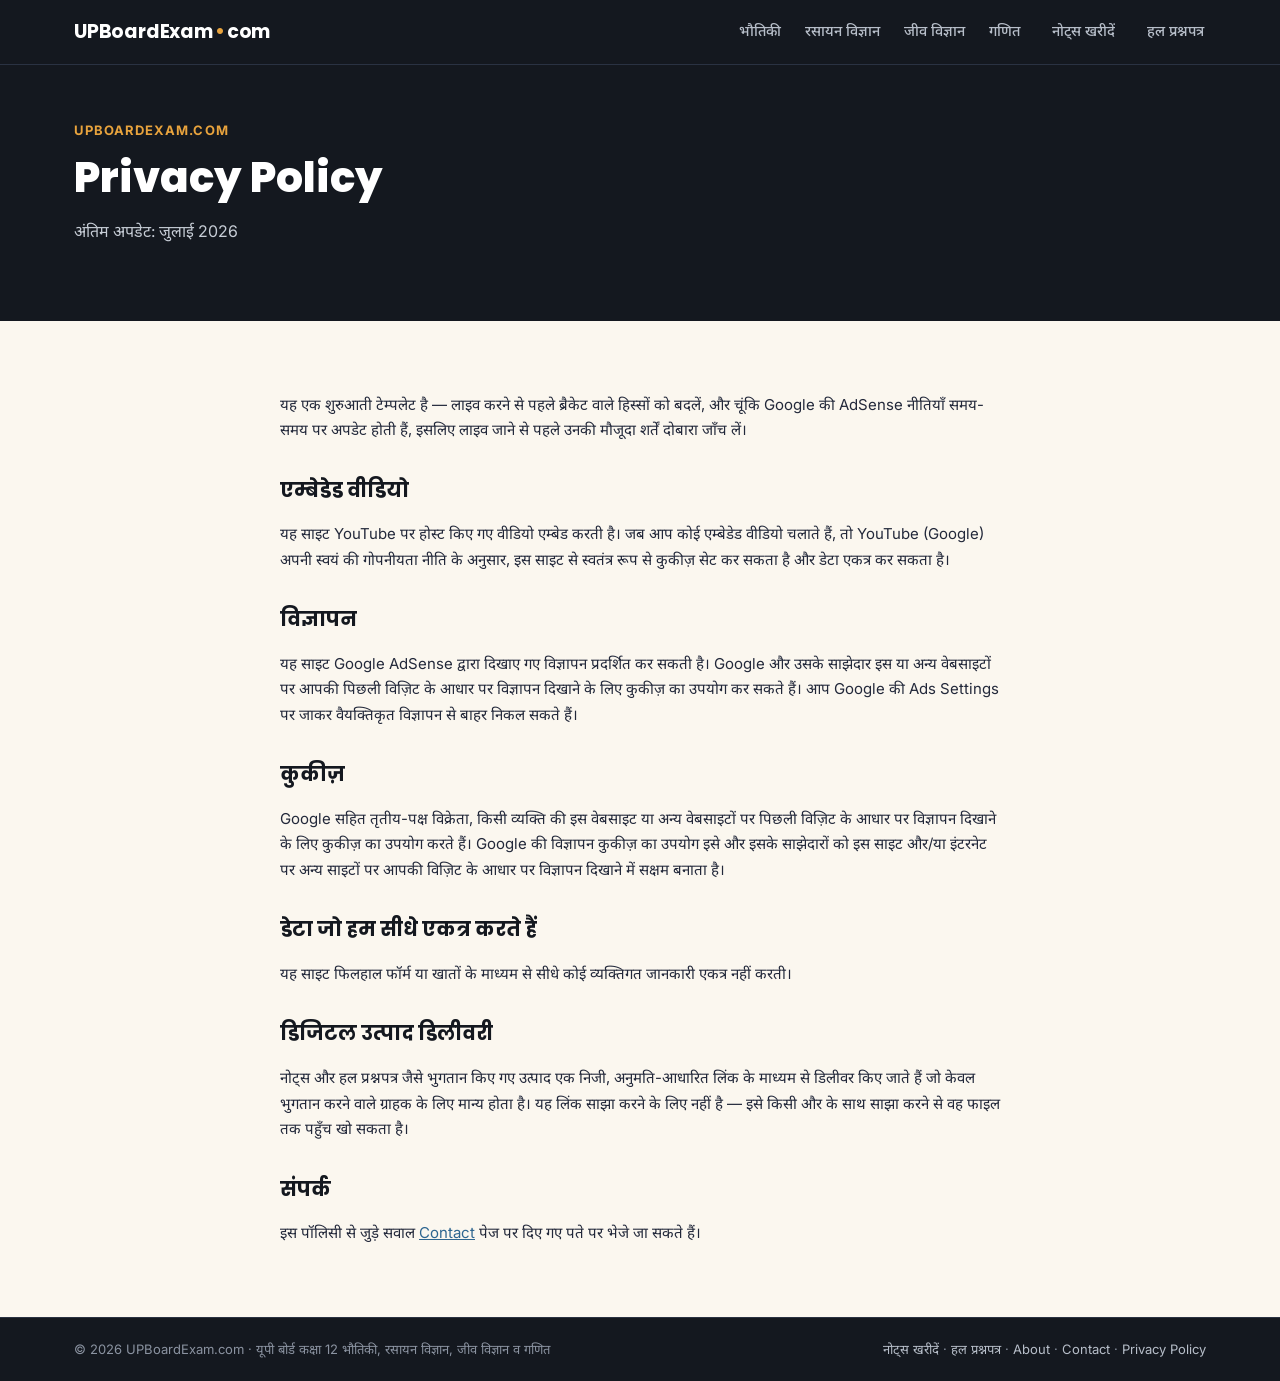
<file: privacy-policy.html>
<!DOCTYPE html>
<html lang="hi">
<head>
<meta charset="UTF-8">
<meta name="viewport" content="width=device-width, initial-scale=1.0">
<meta name="google" content="notranslate">
<title>Privacy Policy — UPBoardExam.com</title>
<meta name="description" content="UPBoardExam.com की प्राइवेसी पॉलिसी — हम आपकी जानकारी कैसे एकत्र, उपयोग और सुरक्षित रखते हैं, इसकी पूरी जानकारी।">
<link rel="preconnect" href="https://fonts.googleapis.com">
<link href="https://fonts.googleapis.com/css2?family=Poppins:wght@600;700;800&family=Inter:wght@400;500;600;700&family=Noto+Sans+Devanagari:wght@400;600;700&display=swap" rel="stylesheet">
<link rel="stylesheet" href="assets/style.css">

<link rel="canonical" href="https://upboardexam.com/privacy-policy.html">
<link rel="icon" type="image/svg+xml" href="assets/favicon.svg">
<meta name="theme-color" content="#14181F">
<meta property="og:type" content="website">
<meta property="og:site_name" content="UPBoardExam.com">
<meta property="og:title" content="Privacy Policy — UPBoardExam.com">
<meta property="og:description" content="UPBoardExam.com की प्राइवेसी पॉलिसी — हम आपकी जानकारी कैसे एकत्र, उपयोग और सुरक्षित रखते हैं, इसकी पूरी जानकारी।">
<meta property="og:url" content="https://upboardexam.com/privacy-policy.html">
<meta property="og:image" content="https://upboardexam.com/assets/og-image.png">
<meta property="og:image:width" content="1200">
<meta property="og:image:height" content="630">
<meta property="og:locale" content="hi_IN">
<meta name="twitter:card" content="summary_large_image">
<meta name="twitter:title" content="Privacy Policy — UPBoardExam.com">
<meta name="twitter:description" content="UPBoardExam.com की प्राइवेसी पॉलिसी — हम आपकी जानकारी कैसे एकत्र, उपयोग और सुरक्षित रखते हैं, इसकी पूरी जानकारी।">
<meta name="twitter:image" content="https://upboardexam.com/assets/og-image.png">
<script type="application/ld+json">{"@context": "https://schema.org", "@type": "EducationalOrganization", "name": "UPBoardExam.com", "url": "https://upboardexam.com/", "logo": "https://upboardexam.com/assets/og-image.png", "description": "यूपी बोर्ड कक्षा 12 के लिए फ्री वीडियो लेक्चर, नोट्स, प्रश्न बैंक और हल प्रश्नपत्र — हिंदी माध्यम में।", "email": "upboardexamdotcom@gmail.com", "sameAs": ["https://www.youtube.com/@UPBoardExam-wow"]}</script>
</head>
<body>

<div class="topbar">
  <div class="wrap">
    <a href="index.html" class="brand">UPBoardExam<span class="dot">•</span>com</a>
    <nav class="nav-links">
      <div class="subject-links">
        <a href="physics.html">भौतिकी</a>
        <a href="chemistry.html">रसायन विज्ञान</a>
        <a href="biology.html">जीव विज्ञान</a>
        <a href="maths.html">गणित</a>
      </div>
      <a href="notes.html">नोट्स खरीदें</a>
      <a href="papers.html">हल प्रश्नपत्र</a>
    </nav>
  </div>
</div>

<header class="hero">
  <div class="wrap">
    <p class="hero-eyebrow">UPBoardExam.com</p>
    <h1>Privacy Policy</h1>
    <p class="lead">अंतिम अपडेट: <!-- जब भी पॉलिसी बदलें, यह तारीख अपडेट करें --> जुलाई 2026</p>
  </div>
</header>

<div class="wrap doc">
  <p>यह एक शुरुआती टेम्पलेट है — लाइव करने से पहले ब्रैकेट वाले हिस्सों को बदलें, और चूंकि Google की AdSense नीतियाँ समय-समय पर अपडेट होती हैं, इसलिए लाइव जाने से पहले उनकी मौजूदा शर्तें दोबारा जाँच लें।</p>

  <h2>एम्बेडेड वीडियो</h2>
  <p>यह साइट YouTube पर होस्ट किए गए वीडियो एम्बेड करती है। जब आप कोई एम्बेडेड वीडियो चलाते हैं, तो YouTube (Google) अपनी स्वयं की गोपनीयता नीति के अनुसार, इस साइट से स्वतंत्र रूप से कुकीज़ सेट कर सकता है और डेटा एकत्र कर सकता है।</p>

  <h2>विज्ञापन</h2>
  <p>यह साइट Google AdSense द्वारा दिखाए गए विज्ञापन प्रदर्शित कर सकती है। Google और उसके साझेदार इस या अन्य वेबसाइटों पर आपकी पिछली विज़िट के आधार पर विज्ञापन दिखाने के लिए कुकीज़ का उपयोग कर सकते हैं। आप Google की Ads Settings पर जाकर वैयक्तिकृत विज्ञापन से बाहर निकल सकते हैं।</p>

  <h2>कुकीज़</h2>
  <p>Google सहित तृतीय-पक्ष विक्रेता, किसी व्यक्ति की इस वेबसाइट या अन्य वेबसाइटों पर पिछली विज़िट के आधार पर विज्ञापन दिखाने के लिए कुकीज़ का उपयोग करते हैं। Google की विज्ञापन कुकीज़ का उपयोग इसे और इसके साझेदारों को इस साइट और/या इंटरनेट पर अन्य साइटों पर आपकी विज़िट के आधार पर विज्ञापन दिखाने में सक्षम बनाता है।</p>

  <h2>डेटा जो हम सीधे एकत्र करते हैं</h2>
  <p><!-- इस सेक्शन को उस हिसाब से बदलें जो आप वास्तव में एकत्र करते हैं। --> यह साइट फिलहाल फॉर्म या खातों के माध्यम से सीधे कोई व्यक्तिगत जानकारी एकत्र नहीं करती।</p>

  <h2>डिजिटल उत्पाद डिलीवरी</h2>
  <p>नोट्स और हल प्रश्नपत्र जैसे भुगतान किए गए उत्पाद एक निजी, अनुमति-आधारित लिंक के माध्यम से डिलीवर किए जाते हैं जो केवल भुगतान करने वाले ग्राहक के लिए मान्य होता है। यह लिंक साझा करने के लिए नहीं है — इसे किसी और के साथ साझा करने से वह फाइल तक पहुँच खो सकता है।</p>

  <h2>संपर्क</h2>
  <p>इस पॉलिसी से जुड़े सवाल <a href="contact.html">Contact</a> पेज पर दिए गए पते पर भेजे जा सकते हैं।</p>
</div>

<footer>
  <div class="wrap">
    <span>© 2026 UPBoardExam.com · यूपी बोर्ड कक्षा 12 भौतिकी, रसायन विज्ञान, जीव विज्ञान व गणित</span>
    <span><a href="notes.html">नोट्स खरीदें</a> · <a href="papers.html">हल प्रश्नपत्र</a> · <a href="about.html">About</a> · <a href="contact.html">Contact</a> · <a href="privacy-policy.html">Privacy Policy</a></span>
  </div>
</footer>

</body>
</html>
</file>
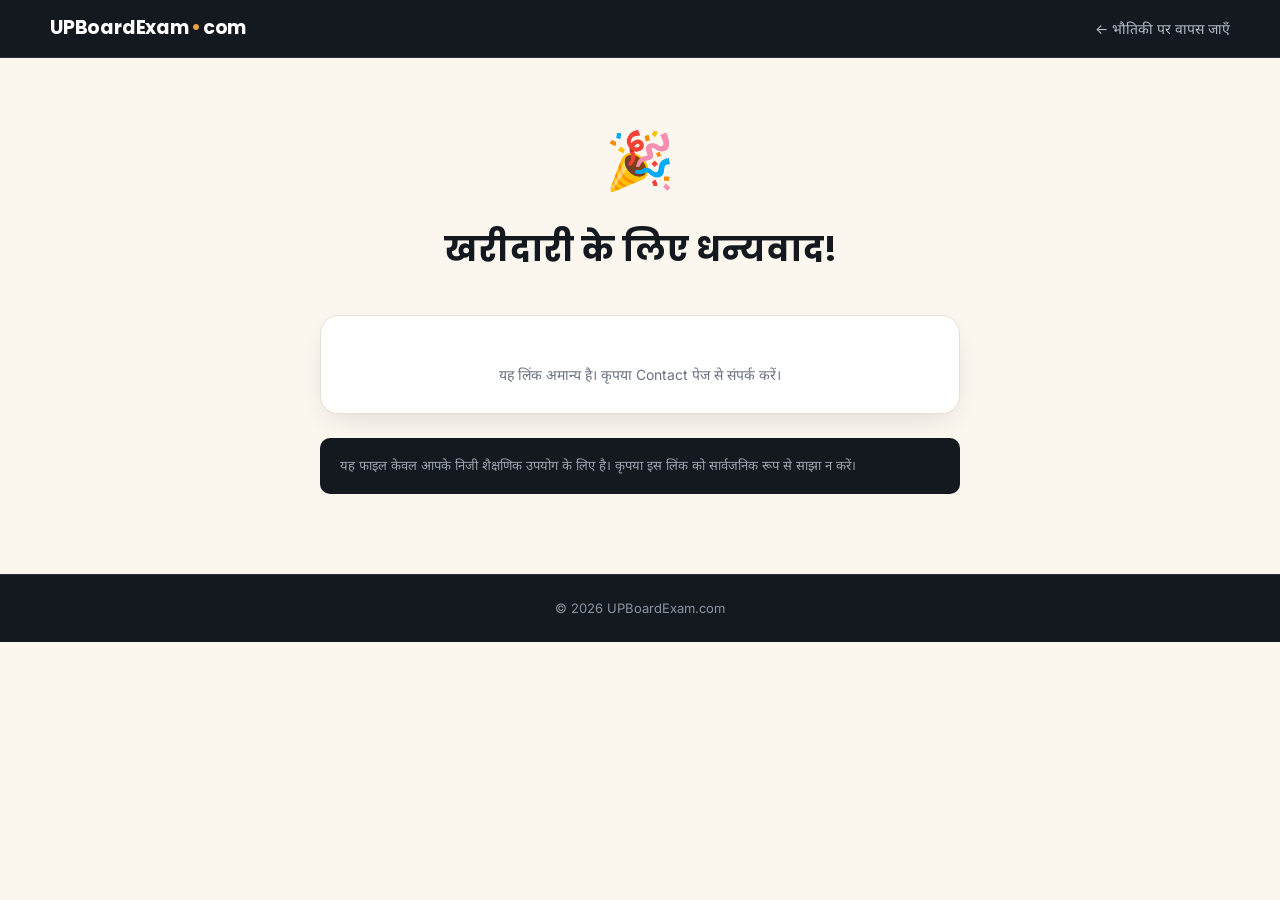
<file: success-notes.html>
<!DOCTYPE html>
<html lang="hi">
<head>
  <meta charset="UTF-8">
  <meta name="viewport" content="width=device-width, initial-scale=1.0">
<meta name="google" content="notranslate">
  <title>नोट्स डाउनलोड करें • यूपी बोर्ड</title>
  <link rel="preconnect" href="https://fonts.googleapis.com">
  <link rel="preconnect" href="https://fonts.gstatic.com" crossorigin>
  <link href="https://fonts.googleapis.com/css2?family=Poppins:wght@600;700;800&family=Inter:wght@400;500;600;700&family=Noto+Sans+Devanagari:wght@400;600;700&display=swap" rel="stylesheet">
  <link rel="stylesheet" href="assets/style.css">

<link rel="canonical" href="https://upboardexam.com/success-notes.html">
<link rel="icon" type="image/svg+xml" href="assets/favicon.svg">
<meta name="theme-color" content="#14181F">
<meta property="og:type" content="website">
<meta property="og:site_name" content="UPBoardExam.com">
<meta property="og:title" content="नोट्स डाउनलोड करें • यूपी बोर्ड">
<meta property="og:description" content="">
<meta property="og:url" content="https://upboardexam.com/success-notes.html">
<meta property="og:image" content="https://upboardexam.com/assets/og-image.png">
<meta property="og:image:width" content="1200">
<meta property="og:image:height" content="630">
<meta property="og:locale" content="hi_IN">
<meta name="twitter:card" content="summary_large_image">
<meta name="twitter:title" content="नोट्स डाउनलोड करें • यूपी बोर्ड">
<meta name="twitter:description" content="">
<meta name="twitter:image" content="https://upboardexam.com/assets/og-image.png">
<script type="application/ld+json">{"@context": "https://schema.org", "@type": "EducationalOrganization", "name": "UPBoardExam.com", "url": "https://upboardexam.com/", "logo": "https://upboardexam.com/assets/og-image.png", "description": "यूपी बोर्ड कक्षा 12 के लिए फ्री वीडियो लेक्चर, नोट्स, प्रश्न बैंक और हल प्रश्नपत्र — हिंदी माध्यम में।", "email": "upboardexamdotcom@gmail.com", "sameAs": ["https://www.youtube.com/@UPBoardExam-wow"]}</script>
</head>
<body>
  <div class="topbar">
    <div class="wrap" style="display:flex; align-items:center; justify-content:space-between; padding:14px 0;">
    <a href="index.html" class="brand">UPBoardExam<span class="dot">•</span>com</a>
      <a href="physics.html" style="color:#B7BEC9; text-decoration:none; font-size:14px;">← भौतिकी पर वापस जाएँ</a>
    </div>
  </div>

  <div class="wrap" style="max-width: 680px; padding: 60px 20px 80px;">

    <div style="text-align:center; margin-bottom: 40px;">
      <div style="font-size: 56px; margin-bottom: 12px;">🎉</div>
      <h1 style="font-size: 34px; margin-bottom: 8px; color: var(--navy);">
        खरीदारी के लिए धन्यवाद!
      </h1>
      <p id="subtitle" style="font-size: 18px; color: var(--muted); max-width: 420px; margin: 0 auto;">
        आपके नोट्स तुरंत डाउनलोड के लिए तैयार हैं।
      </p>
    </div>

    <div class="paper-item" style="padding: 28px 26px; margin-bottom: 24px;">
      <div style="margin-bottom: 20px;">
        <div id="unit-label" style="font-size: 13px; font-weight: 700; letter-spacing: 0.04em; color: var(--teal-deep); margin-bottom: 4px;"></div>
        <h2 id="unit-name" style="font-size: 24px; margin: 0 0 8px; color: var(--navy);"></h2>
      </div>

      <a id="btn-download" href="#" class="download-btn hi" target="_blank" rel="noopener" style="display:none;">
        📥 नोट्स डाउनलोड करें (PDF)
      </a>

      <p id="error-msg" style="display:none; color: var(--muted); font-size: 14px; text-align:center; margin: 8px 0 0;">
        यह लिंक अमान्य है। कृपया Contact पेज से संपर्क करें।
      </p>
    </div>

    <div style="background: var(--navy); padding: 18px 20px; border-radius: var(--radius-sm); font-size: 13px; color: #9CA3AF;">
      यह फाइल केवल आपके निजी शैक्षणिक उपयोग के लिए है। कृपया इस लिंक को सार्वजनिक रूप से साझा न करें।
    </div>
  </div>

  <footer style="padding: 24px 0; font-size: 13px;">
    <div class="wrap" style="text-align:center; display:block;">
      © 2026 UPBoardExam.com
    </div>
  </footer>

  <script>
    // ------------------------------------------------------------------
    // Usage in Razorpay's "Redirect to your website" field — plain ASCII,
    // so it won't get rejected by its "please enter a valid URL" check:
    //   https://upboardexam.com/success-notes.html?unit=1&title=VaidyutSthaitiki&id=DRIVE_FILE_ID
    //
    // "title" can be Hinglish (shown as-is) or left out entirely, in which
    // case the Hindi name is looked up below by unit number as a fallback.
    // Add a row here whenever you add a new unit's notes.
    // ------------------------------------------------------------------
    const UNIT_TITLES = {
      "1": "वैद्युत स्थैतिकी",
      "2": "विद्युत धारा",
      "3": "विद्युत के चुंबकीय प्रभाव तथा चुंबकत्व",
      "4": "वैद्युतचुंबकीय प्रेरण तथा प्रत्यावर्ती धारा",
      "5": "वैद्युतचुंबकीय तरंगें",
      "6": "प्रकाशिकी",
      "7": "विकिरण तथा द्रव्य की द्वैत प्रकृति",
      "8": "परमाणु तथा नाभिक",
      "9": "इलेक्ट्रॉनिक युक्तियाँ"
    };

    function getParam(name) {
      return new URLSearchParams(window.location.search).get(name);
    }

    function initPage() {
      const unit = getParam('unit') || '';
      const fileId = getParam('id');
      const title = getParam('title') || UNIT_TITLES[unit] || 'नोट्स';

      const btn = document.getElementById('btn-download');
      const errorMsg = document.getElementById('error-msg');

      if (!fileId) {
        document.getElementById('unit-label').textContent = '';
        document.getElementById('unit-name').textContent = '';
        document.getElementById('subtitle').style.display = 'none';
        errorMsg.style.display = 'block';
        return;
      }

      document.getElementById('unit-label').textContent = unit ? `भौतिकी • यूनिट ${unit}` : '';
      document.getElementById('unit-name').textContent = title;
      document.getElementById('subtitle').textContent = `आपके ${title} नोट्स तैयार हैं।`;

      btn.href = `https://drive.google.com/uc?export=download&id=${fileId}`;
      btn.style.display = 'block';

      // Cosmetic only: hides the file ID/params from the address bar,
      // browser history, and screenshots. Does NOT hide the real link
      // from "Copy link address" or "View Page Source" on the button
      // itself — see the note in SECURITY-README.md if you have it,
      // or just keep in mind this is tidiness, not real protection.
      if (window.history && window.history.replaceState) {
        window.history.replaceState(null, '', '/thank-you.html');
      }
    }

    window.onload = initPage;
  </script>
</body>
</html>
</file>
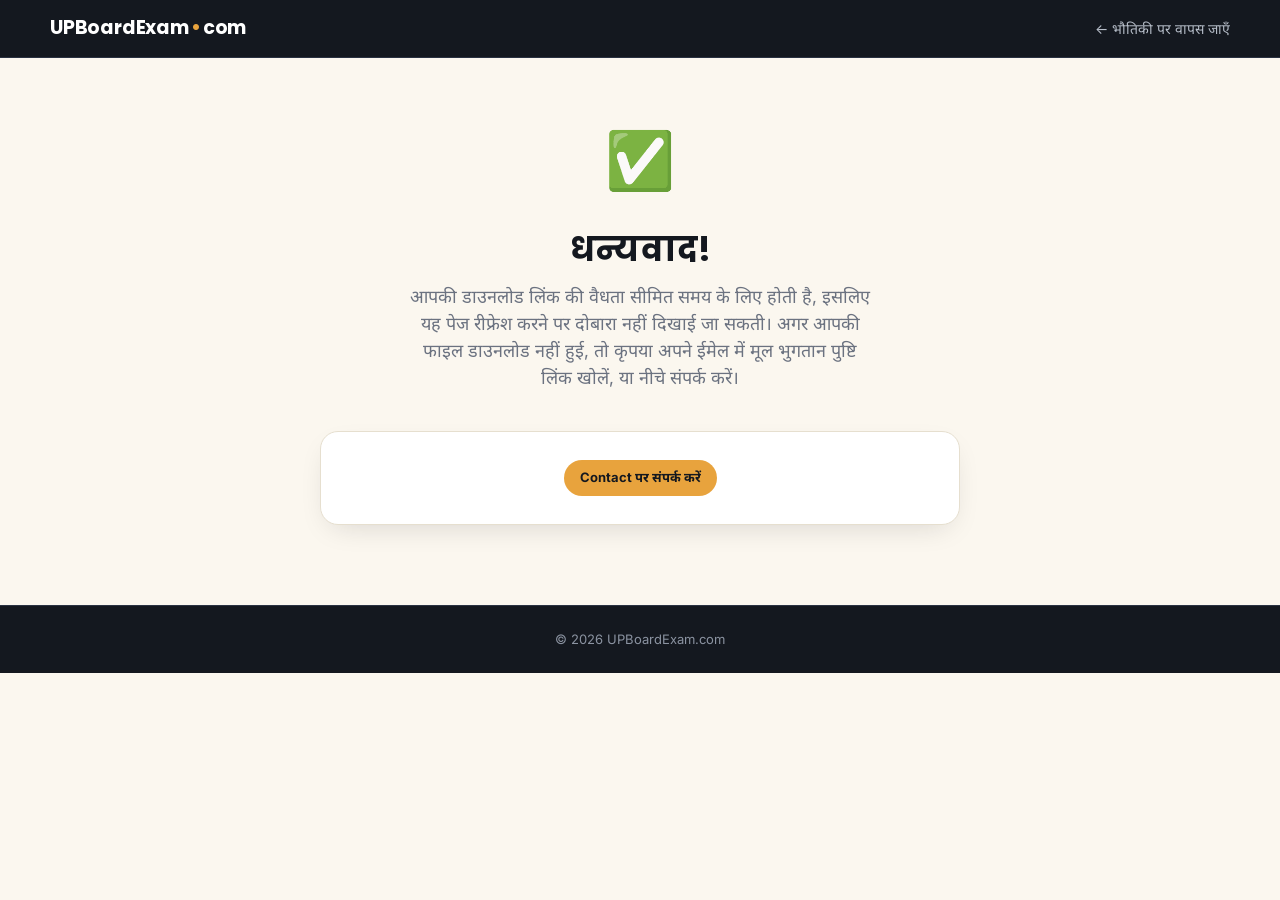
<file: thank-you.html>
<!DOCTYPE html>
<html lang="hi">
<head>
  <meta charset="UTF-8">
  <meta name="viewport" content="width=device-width, initial-scale=1.0">
<meta name="google" content="notranslate">
  <title>धन्यवाद • UPBoardExam.com</title>
  <link rel="preconnect" href="https://fonts.googleapis.com">
  <link rel="preconnect" href="https://fonts.gstatic.com" crossorigin>
  <link href="https://fonts.googleapis.com/css2?family=Poppins:wght@600;700;800&family=Inter:wght@400;500;600;700&family=Noto+Sans+Devanagari:wght@400;600;700&display=swap" rel="stylesheet">
  <link rel="stylesheet" href="assets/style.css">

<link rel="canonical" href="https://upboardexam.com/thank-you.html">
<link rel="icon" type="image/svg+xml" href="assets/favicon.svg">
<meta name="theme-color" content="#14181F">
<meta property="og:type" content="website">
<meta property="og:site_name" content="UPBoardExam.com">
<meta property="og:title" content="धन्यवाद • UPBoardExam.com">
<meta property="og:description" content="">
<meta property="og:url" content="https://upboardexam.com/thank-you.html">
<meta property="og:image" content="https://upboardexam.com/assets/og-image.png">
<meta property="og:image:width" content="1200">
<meta property="og:image:height" content="630">
<meta property="og:locale" content="hi_IN">
<meta name="twitter:card" content="summary_large_image">
<meta name="twitter:title" content="धन्यवाद • UPBoardExam.com">
<meta name="twitter:description" content="">
<meta name="twitter:image" content="https://upboardexam.com/assets/og-image.png">
<script type="application/ld+json">{"@context": "https://schema.org", "@type": "EducationalOrganization", "name": "UPBoardExam.com", "url": "https://upboardexam.com/", "logo": "https://upboardexam.com/assets/og-image.png", "description": "यूपी बोर्ड कक्षा 12 के लिए फ्री वीडियो लेक्चर, नोट्स, प्रश्न बैंक और हल प्रश्नपत्र — हिंदी माध्यम में।", "email": "upboardexamdotcom@gmail.com", "sameAs": ["https://www.youtube.com/@UPBoardExam-wow"]}</script>
</head>
<body>
  <div class="topbar">
    <div class="wrap" style="display:flex; align-items:center; justify-content:space-between; padding:14px 0;">
      <a href="index.html" class="brand">UPBoardExam<span class="dot">•</span>com</a>
      <a href="physics.html" style="color:#B7BEC9; text-decoration:none; font-size:14px;">← भौतिकी पर वापस जाएँ</a>
    </div>
  </div>

  <div class="wrap" style="max-width: 680px; padding: 60px 20px 80px;">
    <div style="text-align:center; margin-bottom: 40px;">
      <div style="font-size: 56px; margin-bottom: 12px;">✅</div>
      <h1 style="font-size: 34px; margin-bottom: 8px; color: var(--navy);">
        धन्यवाद!
      </h1>
      <p style="font-size: 18px; color: var(--muted); max-width: 460px; margin: 0 auto;">
        आपकी डाउनलोड लिंक की वैधता सीमित समय के लिए होती है, इसलिए यह पेज रीफ्रेश करने पर दोबारा नहीं दिखाई जा सकती। अगर आपकी फाइल डाउनलोड नहीं हुई, तो कृपया अपने ईमेल में मूल भुगतान पुष्टि लिंक खोलें, या नीचे संपर्क करें।
      </p>
    </div>

    <div class="paper-item" style="padding: 28px 26px; text-align:center;">
      <a class="buy-btn" href="contact.html" style="display:inline-block;">Contact पर संपर्क करें</a>
    </div>
  </div>

  <footer style="padding: 24px 0; font-size: 13px;">
    <div class="wrap" style="text-align:center; display:block;">
      © 2026 UPBoardExam.com
    </div>
  </footer>
</body>
</html>
</file>
<file: assets/style.css>
/* ============================================================
   UPBoardExam.com — shared design system
   Source of truth: physics.html
   Palette: warm paper background, navy topbar/hero, amber + teal accents
   Fonts:   Poppins (headings/brand) · Inter (body) · Noto Sans Devanagari (Hindi)
   ============================================================ */

:root {
  --navy: #14181F;
  --navy-soft: #1E2532;
  --navy-line: #2A3242;
  --amber: #E8A33D;
  --amber-deep: #C77E1B;
  --teal: #4FA69C;
  --teal-deep: #2F6690;
  --green: #2E8B57;
  --ink: #22283A;
  --muted: #6B7280;
  --paper: #FBF7EF;
  --card: #FFFFFF;
  --line: #E6DFCF;
  --shadow: 0 10px 30px -12px rgba(20, 24, 31, 0.18);
  --radius-lg: 18px;
  --radius-sm: 10px;

  /* ---- backward-compatible aliases (older pages / inline styles) ---- */
  --marigold: var(--amber);
  --border: var(--line);
  --radius: var(--radius-sm);
  --font-display: 'Poppins', 'Noto Sans Devanagari', system-ui, sans-serif;
  --font-serif: var(--font-display);
  --font-body: 'Inter', 'Noto Sans Devanagari', system-ui, sans-serif;
  --font-sans: var(--font-body);
  --font-mono: 'Inter', 'Noto Sans Devanagari', ui-monospace, monospace;
}

* { box-sizing: border-box; }
html { scroll-behavior: smooth; }
body {
  margin: 0;
  background: var(--paper);
  color: var(--ink);
  font-family: var(--font-body);
  line-height: 1.5;
  -webkit-font-smoothing: antialiased;
}
h1, h2, h3, .brand, .num {
  font-family: var(--font-display);
}
img, svg { max-width: 100%; display: block; }
a { color: inherit; text-decoration: none; }

.wrap { max-width: 1180px; margin: 0 auto; padding: 0 24px; }

a:focus-visible,
button:focus-visible {
  outline: 2px solid var(--amber);
  outline-offset: 3px;
  border-radius: 4px;
}

/* ---------- Topbar ---------- */
.topbar {
  background: var(--navy);
  position: sticky;
  top: 0;
  z-index: 50;
  border-bottom: 1px solid var(--navy-line);
}
.topbar .wrap {
  display: flex;
  align-items: center;
  justify-content: space-between;
  flex-wrap: wrap;
  gap: 14px;
  padding-top: 14px;
  padding-bottom: 14px;
}
.brand {
  color: #fff;
  font-weight: 700;
  font-size: 19px;
  letter-spacing: -0.01em;
  display: flex;
  align-items: baseline;
  gap: 2px;
}
.brand .dot { color: var(--amber); }

.nav-links {
  display: flex;
  align-items: center;
  gap: 28px;
  flex-wrap: wrap;
}
.subject-links { display: flex; gap: 20px; }
.subject-links a,
.nav-links > a {
  color: #B7BEC9;
  font-size: 14.5px;
  font-weight: 500;
  padding: 6px 2px;
  border-bottom: 2px solid transparent;
  transition: color .15s ease, border-color .15s ease;
}
.subject-links a:hover,
.nav-links > a:hover { color: #fff; }
.subject-links a.active,
.nav-links > a.active {
  color: var(--amber);
  border-bottom-color: var(--amber);
  font-weight: 600;
}

/* ---------- Hero ---------- */
.hero {
  position: relative;
  background: var(--navy);
  overflow: hidden;
  padding: 56px 0 44px;
}
.circuit-bg {
  position: absolute;
  top: -40px;
  right: -60px;
  width: 460px;
  height: 460px;
  opacity: 0.35;
  pointer-events: none;
}
.hero .wrap { position: relative; z-index: 1; }
.hero-eyebrow {
  color: var(--amber);
  font-size: 13px;
  font-weight: 700;
  letter-spacing: 0.08em;
  text-transform: uppercase;
  margin: 0 0 14px;
}
.hero h1 {
  color: #fff;
  font-size: clamp(28px, 4vw, 42px);
  font-weight: 800;
  line-height: 1.15;
  margin: 0 0 16px;
  max-width: 780px;
}
.hero h1 em { font-style: italic; color: var(--amber); }
.hero .lead {
  color: #C7CDD6;
  font-size: 16px;
  max-width: 620px;
  margin: 0 0 34px;
}
.hero-stats {
  display: flex;
  gap: 40px;
  flex-wrap: wrap;
}
.hero-stats > div { display: flex; flex-direction: column; gap: 4px; }
.hero-stats .num {
  color: var(--amber);
  font-size: 26px;
  font-weight: 700;
}
.hero-stats .label {
  color: #9AA3B0;
  font-size: 12.5px;
  font-weight: 500;
  letter-spacing: 0.02em;
}

/* ---------- Sections ---------- */
main.wrap { padding-top: 48px; padding-bottom: 12px; }
.paper-section { margin-bottom: 52px; }

.section-head {
  display: flex;
  justify-content: space-between;
  align-items: flex-end;
  flex-wrap: wrap;
  gap: 12px;
  margin-bottom: 22px;
  padding-bottom: 16px;
  border-bottom: 1px solid var(--line);
}
.section-head .label {
  color: var(--amber-deep);
  font-size: 12.5px;
  font-weight: 700;
  letter-spacing: 0.08em;
  text-transform: uppercase;
  margin: 0 0 4px;
}
.section-head h2 {
  color: var(--navy);
  font-size: 24px;
  font-weight: 700;
  margin: 0;
}
.section-head .marks {
  background: rgba(79, 166, 156, 0.12);
  color: var(--teal-deep);
  font-size: 13px;
  font-weight: 700;
  padding: 7px 14px;
  border-radius: 999px;
  white-space: nowrap;
}

/* ---------- Unit grid / cards ---------- */
.unit-grid {
  display: grid;
  grid-template-columns: repeat(auto-fill, minmax(300px, 1fr));
  gap: 24px;
  align-items: stretch;
}

.unit-card {
  position: relative;
  background: var(--card);
  border: 1px solid var(--line);
  border-radius: var(--radius-lg);
  overflow: hidden;
  box-shadow: var(--shadow);
  transition: transform .18s ease, box-shadow .18s ease;
  display: flex;
  flex-direction: column;
}
.unit-card:hover {
  transform: translateY(-3px);
  box-shadow: 0 16px 34px -14px rgba(20, 24, 31, 0.28);
}
.unit-card.high-yield {
  border-color: var(--amber);
  box-shadow: 0 0 0 1px var(--amber), var(--shadow);
}
.unit-card.high-yield::after {
  content: "High-yield";
  position: absolute;
  top: 12px;
  right: 12px;
  z-index: 3;
  background: var(--amber);
  color: var(--navy);
  font-size: 11px;
  font-weight: 700;
  letter-spacing: 0.03em;
  text-transform: uppercase;
  padding: 4px 10px;
  border-radius: 999px;
}

.unit-index {
  position: absolute;
  top: 0;
  left: 0;
  z-index: 3;
  background: var(--navy);
  color: var(--amber);
  font-family: var(--font-display);
  font-size: 12px;
  font-weight: 700;
  padding: 6px 14px 6px 12px;
  border-radius: 0 0 12px 0;
  pointer-events: none;
}

.thumb {
  position: relative;
  width: 100%;
  aspect-ratio: 16 / 9;
  background: var(--navy-soft);
  overflow: hidden;
}
.thumb iframe {
  position: absolute;
  inset: 0;
  width: 100%;
  height: 100%;
  border: 0;
  display: block;
}
.thumb .placeholder {
  position: absolute;
  inset: 0;
  display: flex;
  align-items: center;
  justify-content: center;
  text-align: center;
  padding: 20px;
  font-size: 12.5px;
  line-height: 1.5;
  color: rgba(255, 255, 255, 0.62);
  background:
    repeating-linear-gradient(135deg, rgba(232,163,61,0.06) 0 10px, transparent 10px 20px),
    var(--navy-soft);
  border: 1px dashed rgba(232, 163, 61, 0.35);
  margin: 0;
}

.unit-card .body {
  padding: 18px 20px 20px;
  display: flex;
  flex-direction: column;
  flex: 1;
}
.unit-card h3 {
  color: var(--navy);
  font-size: 19px;
  font-weight: 700;
  line-height: 1.3;
  margin: 0 0 4px;
}

.unit-buttons {
    display: flex;
    gap: 8px;
    margin: 10px 0 12px;
    flex-direction: row;
    align-self: flex-end;
}

.unit-buttons .btn-small {
  font-family: var(--font-body);
  font-size: 12px;
  font-weight: 700;
  padding: 6px 14px;
  border-radius: 999px;
  line-height: 1.4;
  transition: filter .15s ease, transform .1s ease;
  display: inline-block;
}
.unit-buttons .btn-small:hover { filter: brightness(1.06); }
.unit-buttons .btn-small:active { transform: scale(0.97); }
.unit-buttons .btn-notes { background: var(--amber); color: var(--navy); }
.unit-buttons .btn-papers { background: var(--green); color: #fff; }

.unit-card .topics {
  color: var(--teal-deep);
  font-size: 13.5px;
  line-height: 1.6;
  margin: 0 0 0;
  flex: 1;
}

.unit-card .meta {
  display: flex;
  justify-content: space-between;
  align-items: center;
  gap: 10px;
  padding-top: 12px;
  border-top: 1px dashed var(--line);
  font-size: 16.5px;
  font-weight: 700;
  letter-spacing: 0.04em;
  text-transform: uppercase;
  color: var(--amber-deep);
  margin-top: auto;
}
.unit-card .meta .price { text-transform: none; font-size: 14px; }

/* ---------- Generic pill button (used in meta rows, index, bundle banner) ---------- */
.buy-btn {
  background: var(--amber);
  color: var(--navy);
  font-weight: 700;
  font-size: 13px;
  padding: 8px 16px;
  border-radius: 999px;
  white-space: nowrap;
  transition: filter .15s ease;
  display: inline-block;
  border: none;
  cursor: pointer;
  font-family: var(--font-body);
}
.buy-btn:hover { filter: brightness(1.06); }

/* ---------- Bundle banner ---------- */
.bundle-banner {
  display: flex;
  align-items: center;
  justify-content: space-between;
  gap: 20px;
  flex-wrap: wrap;
  background: var(--navy);
  border-radius: var(--radius-lg);
  padding: 22px 26px;
  margin-bottom: 28px;
}
.bundle-banner strong {
  color: #fff;
  font-family: var(--font-display);
  font-size: 17px;
  font-weight: 700;
}
.bundle-banner p {
  color: #9AA3B0;
  font-size: 14px;
  margin: 4px 0 0;
}
.bundle-banner .price {
  color: var(--amber);
  font-size: 20px;
  font-weight: 700;
  font-family: var(--font-display);
}
.bundle-banner .buy-btn {
  font-size: 14.5px;
  padding: 12px 24px;
}

/* ---------- Simple content pages (about / contact / privacy) ---------- */
.doc { padding: 56px 0; max-width: 720px; margin: 0 auto; }
.doc h1 { color: var(--navy); font-size: 34px; margin: 0 0 6px; font-weight: 700; }
.doc .updated { color: var(--muted); font-size: 13px; margin-bottom: 32px; }
.doc h2 { color: var(--navy); font-size: 20px; margin-top: 32px; font-weight: 700; }
.doc p, .doc li { color: var(--ink); font-size: 15px; line-height: 1.7; }
.doc a { color: var(--teal-deep); text-decoration: underline; }

/* ---------- Standalone card (e.g. success-notes) ---------- */
.paper-item {
  background: var(--card);
  color: var(--ink);
  border: 1px solid var(--line);
  border-radius: var(--radius-lg);
  box-shadow: var(--shadow);
}

/* ---------- Download buttons (success-notes) ---------- */
.download-btn {
  display: block;
  width: 100%;
  text-align: center;
  padding: 16px 24px;
  font-size: 16px;
  font-weight: 700;
  margin-bottom: 12px;
  border-radius: 999px;
  text-decoration: none;
  transition: filter .15s ease, transform .1s ease;
}
.download-btn.en { background: var(--amber); color: var(--navy); }
.download-btn.hi { background: var(--teal); color: #fff; }
.download-btn:hover { filter: brightness(1.06); transform: translateY(-1px); }

/* ---------- Ad slot ---------- */
.ad-slot {
  border: 1px dashed var(--line);
  border-radius: var(--radius-sm);
  padding: 18px;
  text-align: center;
  font-size: 12px;
  color: var(--muted);
  margin: 40px 0;
  min-height: 90px;
  display: flex;
  align-items: center;
  justify-content: center;
}

/* ---------- Footer ---------- */
footer {
  background: var(--navy);
  border-top: 1px solid var(--navy-line);
  padding: 22px 0;
}
footer .wrap {
  color: #8B93A1;
  font-size: 13px;
  text-align: center;
  display: flex;
  justify-content: space-between;
  flex-wrap: wrap;
  gap: 10px;
}
footer a { color: #B7BEC9; text-decoration: none; transition: color .15s ease; }
footer a:hover { color: var(--amber); }

/* footer variant used on some pages: stacked, centered */
.footer-inner { display: flex; flex-direction: column; align-items: center; gap: 8px; text-align: center; width: 100%; }
.footer-inner > span:first-child { color: #9AA3B0; font-size: 13px; }
.footer-links { font-size: 13px; }
.footer-links a { color: #B7BEC9; transition: color .15s ease; }
.footer-links a:hover { color: var(--amber); }

/* ---------- Responsive ---------- */
@media (max-width: 900px) {
  .unit-grid { grid-template-columns: repeat(auto-fill, minmax(260px, 1fr)); }
  .hero { padding: 44px 0 36px; }
}

@media (max-width: 640px) {
  .wrap { padding: 0 18px; }
  /* topbar: brand + Class toggle share the top row; nav items on one scrollable row below */
  .topbar .wrap { flex-direction: column; align-items: flex-start; position: relative; }
  .topbar .brand { font-size: 16px; padding-right: 150px; }
  .topbar .class-toggle { position: absolute; top: 12px; right: 14px; padding: 2px; }
  .topbar .class-toggle .ct-opt { padding: 4px 8px; font-size: 11px; }
  .topbar .class-toggle .ct-opt.soon .j { font-size: 8px; margin-left: 3px; }
  .nav-links { width: 100%; justify-content: flex-start; gap: 16px; flex-wrap: nowrap; overflow-x: auto; scrollbar-width: none; }
  .nav-links::-webkit-scrollbar { display: none; }
  .subject-links { gap: 16px; flex-wrap: nowrap; }
  .subject-links a, .nav-links > a { white-space: nowrap; }
  .hero { padding: 36px 0 30px; }
  .hero-stats { gap: 12px; flex-wrap: nowrap; }
  .hero-stats .num { font-size: 17px; white-space: nowrap; }
  .hero-stats .label { font-size: 10.5px; }
  .section-head { flex-direction: column; align-items: flex-start; }
  .unit-grid { grid-template-columns: 1fr; }
  .bundle-banner { flex-direction: column; align-items: flex-start; }
  .bundle-banner .buy-btn { width: 100%; text-align: center; }
  footer .wrap { flex-direction: column; text-align: center; }
}

@media (prefers-reduced-motion: reduce) {
  html { scroll-behavior: auto; }
  .unit-card, .unit-buttons .btn-small, .bundle-banner .buy-btn, .buy-btn, .download-btn {
    transition: none;
  }
  .unit-card:hover { transform: none; }
}


/* ---------- Class 12 / Class 10 toggle (topbar) ---------- */
.class-toggle { display: inline-flex; align-items: center; background: #1E2532; border: 1px solid #2A3242; border-radius: 999px; padding: 3px; gap: 2px; }
.class-toggle .ct-opt { font-size: 13px; font-weight: 700; padding: 6px 13px; border-radius: 999px; color: #B7BEC9; white-space: nowrap; line-height: 1; display: inline-flex; align-items: center; }
.class-toggle .ct-opt.on { background: var(--amber, #E8A33D); color: var(--navy, #14181F); }
.class-toggle .ct-opt.soon { color: #8B93A1; cursor: not-allowed; }
.class-toggle .ct-opt.soon .j { font-size: 8.5px; font-weight: 800; color: var(--amber, #E8A33D); margin-left: 5px; letter-spacing: .02em; }
</file>
